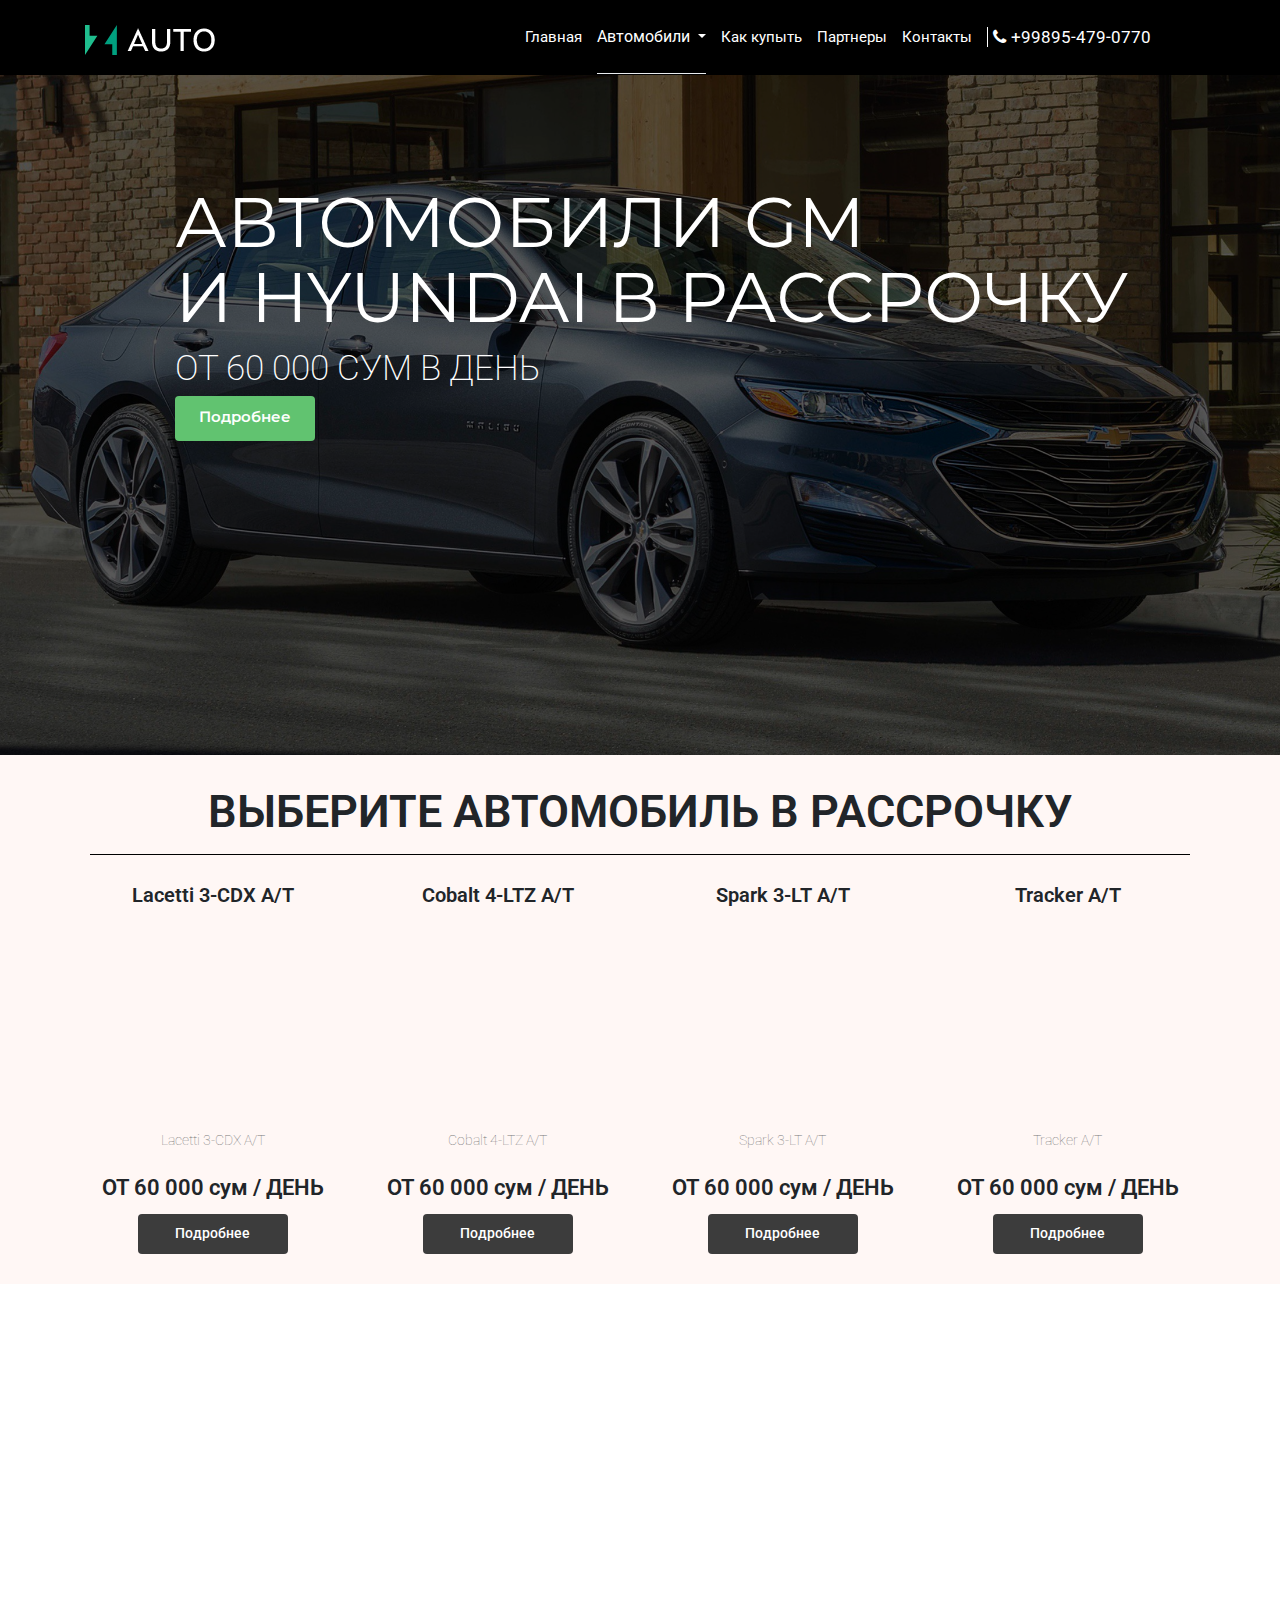
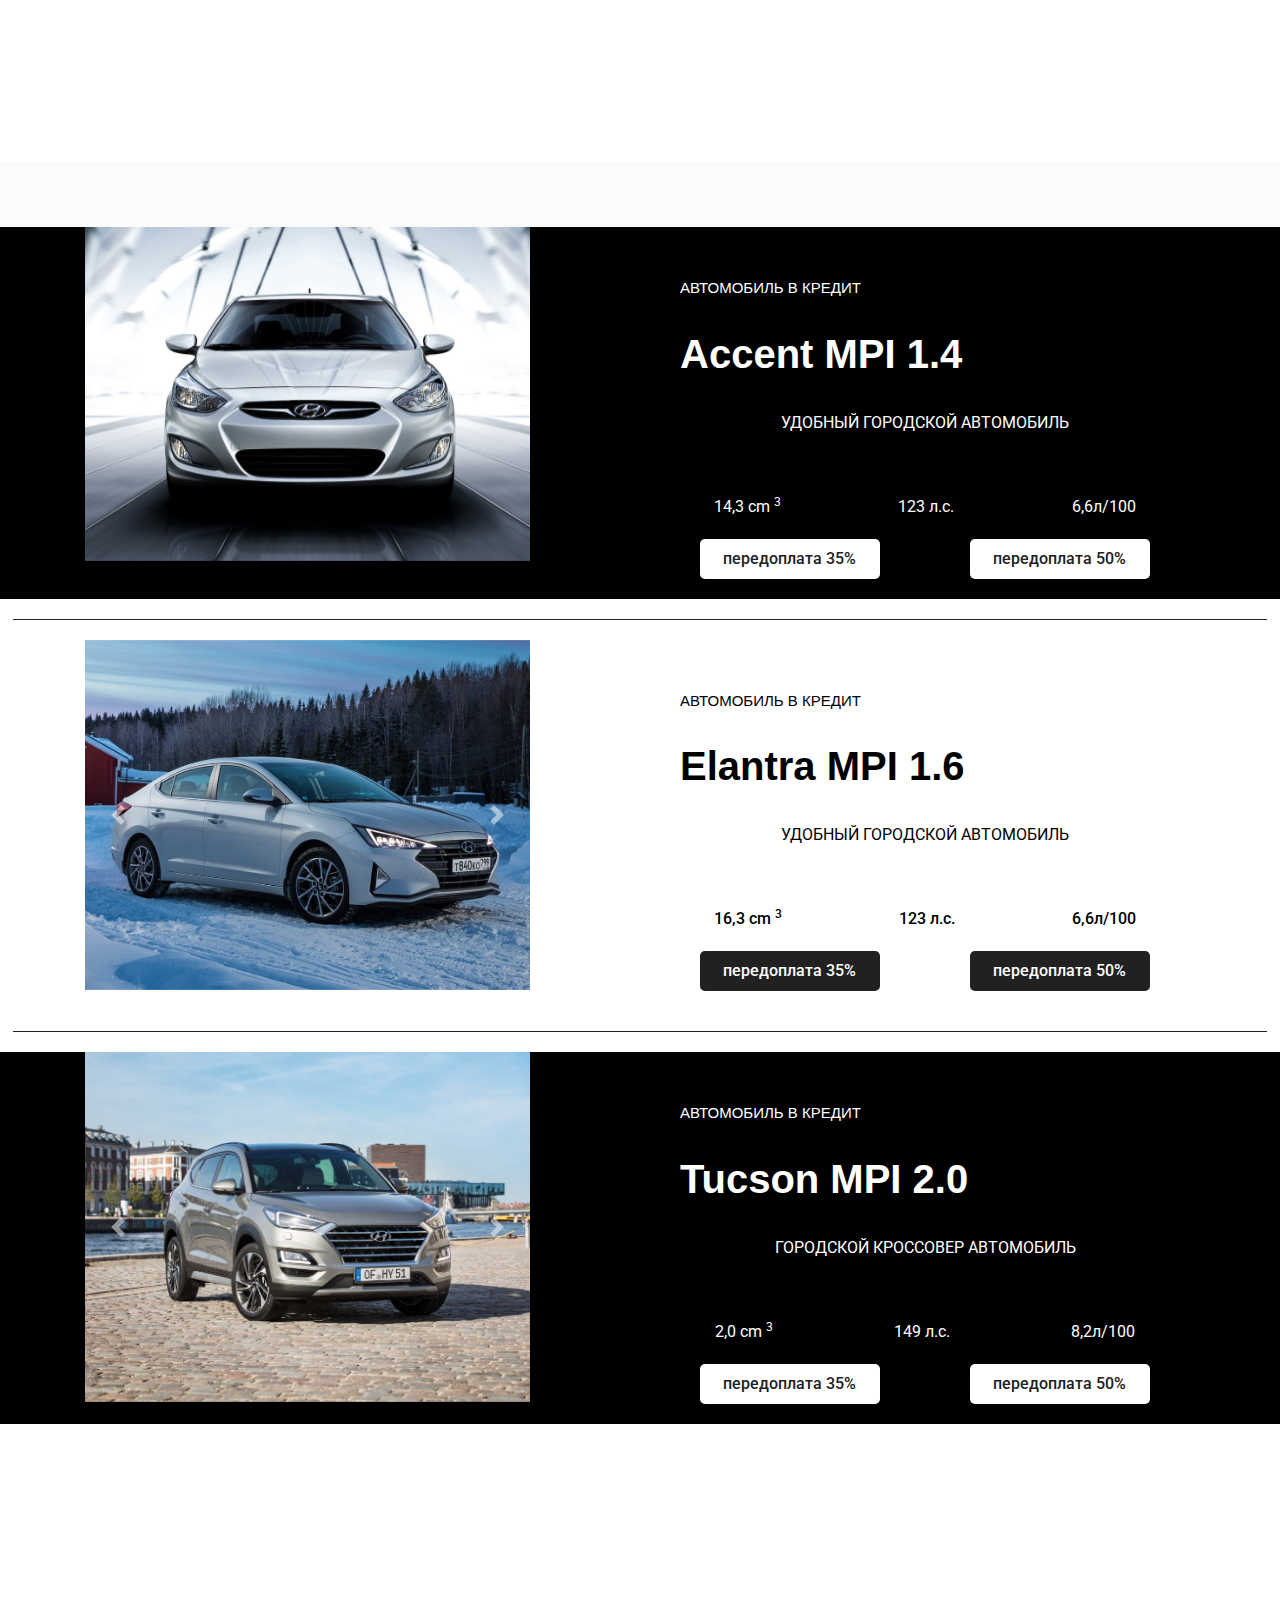
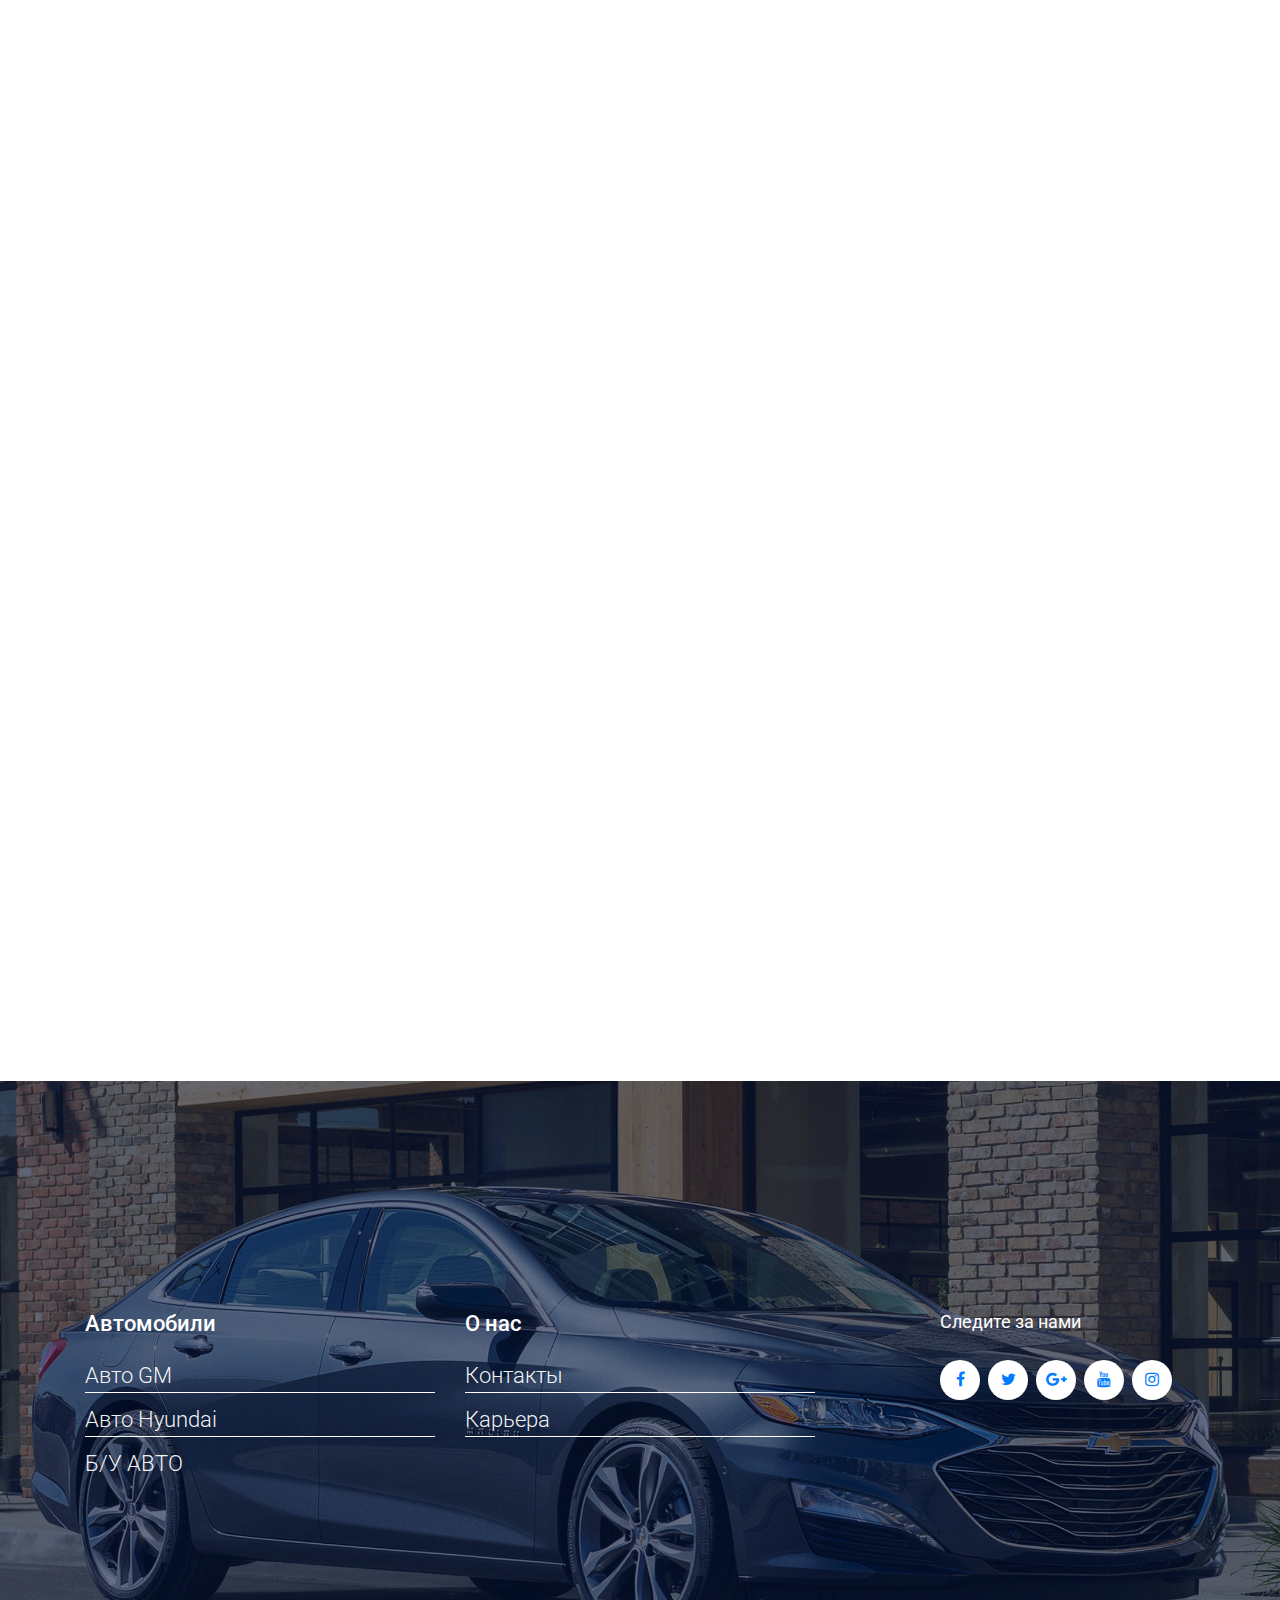
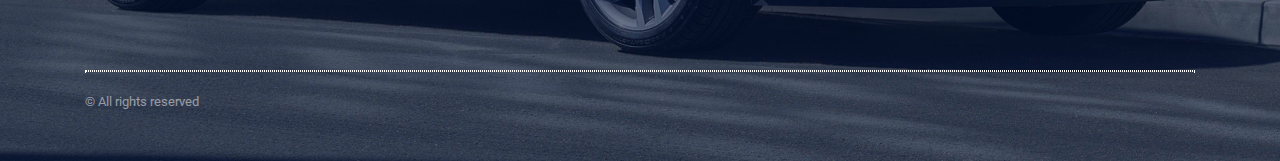
<file: index.html>
<!DOCTYPE html>
<html lang="en">
<head>
    <meta charset="UTF-8">
    <meta name="viewport" content="width=device-width, initial-scale=1.0">
    <title>Auto</title>    
    <link rel="shortcut icon" href="icons/favicon.ico" type="icons/x-icon">
    <link href="https://fonts.googleapis.com/css2?family=Montserrat:wght@300;400;600&family=Roboto:wght@300;400;500&display=swap" rel="stylesheet">
    <link rel="stylesheet" href="css/font-awesome.css">
    <link rel="stylesheet" href="css/animate.css">
    <link rel="stylesheet" href="css/bootstrap.css">
    <link rel="stylesheet" href="css/bootstrap-reboot.css">
    <link rel="stylesheet" href="css/animate.css">
    <link rel="stylesheet" href="sass/style.min.css">
    <link rel="stylesheet" href="sass/media.min.css">
</head>
<body>
    <header>
    <nav>
        <div class="container">
            <div class="logo_img"><a href="index.html"><img src="images/logo/logo@2x-1.png" alt="logo"></a></div>
                <ul class="menu">
                    <li class="menu_items"><a href="#" class="menu_link">Главная</a></li>
                    <li>
                        <div class="dropdown-toggle" type="" id="dropdownMenuButton" data-toggle="dropdown" aria-haspopup="true" aria-expanded="false">
                          Автомобили
                        </div>
                        <div class="active"></div>
                        <div class="dropdown-divider mt-4"></div>
                        <div class="dropdown-menu mt-4" aria-labelledby="dropdownMenuButton">
                          <a class="dropdown-item" href="accent.html">Новые автомобили</a>
                          <div class="dropdown-divider"></div>
                          <a class="dropdown-item" href="#">С пробегом</a>
                        </div>
                      </li>
                    <li class="menu_items"><a href="calculationru.html" class="menu_link">Как купыть</a></li>
                    <li class="menu_items"><a href="#" class="menu_link">Партнеры</a></li>
                    <li class="menu_items"><a href="#" class="menu_link">Контакты</a></li>
                    <li class="menu_items_6"><a href="#" class="menu_link_6"><i class="fa fa-phone"></i>+99895-479-0770</a></li>
                </ul>
                <div class="hamburger">
                    <span></span>
                    <span></span>
                    <span></span>
                </div>
        </div>
    </nav> 
</header>

    <section class="header">
        <div class="subheader">
            <div class="container">
                <h1 class="wow fadeInDown" data-wow-duration="1s">АВТОМОБИЛИ GM
                <br>   И HYUNDAI В РАССРОЧКУ</h1>
                <div class="subtitle wow fadeInDown" data-wow-delay="0.5s">
                    ОТ 60 000 СУМ В ДЕНЬ
                </div>
                <div class="btn wow fadeInLeft" data-wow-delay="0.6s"><a href="#">Подробнее</a></div>
            </div>
        </div>  
    </section>
    <section class="installment">
        <div class="container">
            <div class="row">
                <div class="col-md-12 col-lg-12">
                    <h2 class="wow fadeInDown" data-wow-delay="0.5s">ВЫБЕРИТЕ АВТОМОБИЛЬ В РАССРОЧКУ</h2>
                </div>
                <div class="installment_divider"></div>
                <div class="col-lg-3 col-md-6 col-sm-6">
                    <div class="installment_title">
                        Lacetti 3-CDX A/T
                    </div>
                    <div class="installment_img">
                        <img src="images/section_installment/gentra.jpg" class="wow slideInLeft" data-wow-delay="0.3s" alt="">
                    </div>
                    <div class="installment_name">
                        Lacetti 3-CDX A/T
                    </div>
                    <div class="installment_price">
                        ОТ 60 000 сум / ДЕНЬ
                    </div>
                    <div class="btn"><a href="#">Подробнее</a></div>
                </div>
                <div class="col-lg-3 col-md-6 col-sm-6">
                    <div class="installment_title">
                        Cobalt 4-LTZ A/T
                    </div>
                    <div class="installment_img">
                        <img src="images/section_installment/cobalt.jpg" class="wow slideInLeft" data-wow-delay="0.2s" alt="">
                    </div>
                    <div class="installment_name">
                        Cobalt 4-LTZ A/T
                    </div>
                    <div class="installment_price">
                        ОТ 60 000 сум / ДЕНЬ
                    </div>
                    <div class="btn"><a href="#">Подробнее</a></div>
                </div>
                <div class="col-lg-3 col-md-6 col-sm-6">
                    <div class="installment_title">
                        Spark 3-LT A/T
                    </div>
                    <div class="installment_img">
                        <img src="images/section_installment/spark.jpg" class="wow slideInRight" data-wow-delay="0.2s" alt="">
                    </div>
                    <div class="installment_name">
                        Spark 3-LT A/T
                    </div>
                    <div class="installment_price">
                        ОТ 60 000 сум / ДЕНЬ
                    </div>
                    <div class="btn"><a href="#">Подробнее</a></div>
                </div>
                <div class="col-lg-3 col-md-6 col-sm-6">
                    <div class="installment_title">
                        Tracker A/T

                    </div>
                    <div class="installment_img">
                        <img src="images/section_installment/traker.jpg" class="wow slideInRight" data-wow-delay="0.3s" alt="">
                    </div>
                    <div class="installment_name">
                        Tracker A/T

                    </div>
                    <div class="installment_price">
                        ОТ 60 000 сум / ДЕНЬ
                    </div>
                    <div class="btn"><a href="calculationru.html">Подробнее</a></div>
                </div>
            </div>
        </div>
    </section>
    <section class="logo">
        <div class="container">
            <div class="row">
                <div class="col-md-12">
                    <h2 class="wow fadeInDown" data-wow-delay="0.5s">ВЫБЕРИ СЕБЕ АВТО</h2>
                </div>
                <div class="col-xl-6 col-lg-6 offset-lg-1 col-md-6 col-sm-5 col-5">
                    <img src="images/logo/gmlogo.png" class="wow zoomIn" data-wow-delay="0.2s" alt="logo">
                </div>
                <div class="col-xl-5 col-lg-5 col-md-5 col-sm-5 col-6" >
                    <img src="images/logo/hyundailogo.png" class="wow zoomIn" data-wow-delay="0.2s" alt="logo">
                </div>
               
            </div>
        </div>
    </section>
    <section class="choose">
        <div class="container">
            <div class="row">
                
                    <h2 class="wow fadeInDown" data-wow-delay="0.5s">ВЫБРАТЬ АВТО</h2>  
            </div>
        </div>
    </section>
    <section class="accent">
        <div class="container">
            <div class="row">
                <div class="col-md-5 col-sm-5">
                        <div id="carouselExampleControls" class="carousel slide" data-ride="carousel">
                            <div class="carousel-inner">
                              <div class="carousel-item active">
                                <img class="d-block w-100" id="accen1" src="images/section_accent/1-2.jpg" alt="First slide">
                              </div>
                              <div class="carousel-item">
                                <img class="d-block w-100" src="images/section_accent/3-2.jpg" alt="Second slide">
                              </div>
                              <div class="carousel-item">
                                <img class="d-block w-100" src="images/section_accent/2-2.jpg" alt="Third slide">
                              </div>
                              <div class="carousel-item">
                                <img class="d-block w-100" src="images/section_accent/4-2.jpg" alt="Third slide">
                              </div>
                              <div class="carousel-item">
                                <img class="d-block w-100" src="images/section_accent/5-2.jpg" alt="Third slide">
                              </div>
                            </div>
                            <a class="carousel-control-prev" href="#carouselExampleControls" role="button" data-slide="prev">
                              <span class="carousel-control-prev-icon
                              " aria-hidden="true"></span>
                              <span class="sr-only">Previous</span>
                            </a>
                            <a class="carousel-control-next" href="#carouselExampleControls" role="button" data-slide="next">
                              <span class="carousel-control-next-icon" aria-hidden="true"></span>
                              <span class="sr-only">Next</span>
                            </a>                           
                    </div>
                </div>
                <div class="col-md-6 offset-md-1 col-sm-6 offset-sm-1">
                    <div class="accent_title">
                        АВТОМОБИЛЬ В КРЕДИТ
                    </div>
                    <h3 >Accent MPI 1.4</h3>
                    <div class="accent_subtitle">
                        УДОБНЫЙ ГОРОДСКОЙ АВТОМОБИЛЬ
                    </div>
                    <div class="accent_instraction">
                        <a href="#">14,3 cm <sup>3</sup></a>
                        <a href="#">123 л.с.</a>
                        <a href="#">6,6л/100</a>
                    </div>
                    <div class="accent_link">
                        <a href="#" class="animate heartBeat" >передоплата 35%</a>
                        <a href="#" class="animate heartBeat">передоплата 50%</a>
                    </div>
                </div>
            </div>
        </div>
    </section>
    
    <div class="section-diveder"></div>
    
    <section class="elantra">
        <div class="container">
            <div class="row">
                <div class="col-md-5 col-sm-5">
                        <div id="carouselExampleControls1" class="carousel slide" data-ride="carousel">
                            <div class="carousel-inner">
                              <div class="carousel-item active">
                                <img class="d-block w-100" src="images/section_eleantra/1.jpg" alt="First slide">
                              </div>
                              <div class="carousel-item">
                                <img class="d-block w-100" src="images/section_eleantra/2.jpg" alt="Second slide">
                              </div>
                              <div class="carousel-item">
                                <img class="d-block w-100" src="images/section_eleantra/3.jpg" alt="Third slide">
                              </div>
                              <div class="carousel-item">
                                <img class="d-block w-100" src="images/section_eleantra/4.jpg" alt="Third slide">
                              </div>
                              <div class="carousel-item">
                                <img class="d-block w-100" src="images/section_eleantra/5.jpg" alt="Third slide">
                              </div>
                            </div>
                            <a class="carousel-control-prev" href="#carouselExampleControls1" role="button" data-slide="prev">
                              <span class="carousel-control-prev-icon
                              " aria-hidden="true"></span>
                              <span class="sr-only">Previous</span>
                            </a>
                            <a class="carousel-control-next" href="#carouselExampleControls1" role="button" data-slide="next">
                              <span class="carousel-control-next-icon" aria-hidden="true"></span>
                              <span class="sr-only">Next</span>
                            </a>                           
                    </div>
                </div>
                <div class="col-md-6 offset-md-1 col-sm-6 offset-sm-1">
                    <div class="elantra_title">
                        АВТОМОБИЛЬ В КРЕДИТ
                    </div>
                    <h3>Elantra MPI 1.6</h3>
                    <div class="elantra_subtitle">
                        УДОБНЫЙ ГОРОДСКОЙ АВТОМОБИЛЬ
                    </div>
                    <div class="elantra_instraction">
                        <a href="#">16,3 cm <sup>3</sup></a>
                        <a href="#">123 л.с.</a>
                        <a href="#">6,6л/100</a>
                    </div>
                    <div class="elantra_link">
                        <a href="#">передоплата 35%</a>
                        <a href="#">передоплата 50%</a>
                    </div>
                </div>
            </div>
        </div>
   </section>
    
    <div class="section-diveder"></div>
    
   <section class="accent tucson">
        <div class="container">
            <div class="row">
                <div class="col-md-5 col-sm-5">
                        <div id="carouselExampleControls2" class="carousel slide" data-ride="carousel">
                            <div class="carousel-inner">
                              <div class="carousel-item active">
                                <img class="d-block w-100" src="images/section_tucson/1-4.jpg" alt="First slide">
                              </div>
                              <div class="carousel-item">
                                <img class="d-block w-100" src="images/section_tucson/2-4.jpg" alt="Second slide">
                              </div>
                              <div class="carousel-item">
                                <img class="d-block w-100" src="images/section_tucson/3-4.jpg" alt="Third slide">
                              </div>
                              <div class="carousel-item">
                                <img class="d-block w-100" src="images/section_tucson/4-4.jpg" alt="Third slide">
                              </div>
                              <div class="carousel-item">
                                <img class="d-block w-100" src="images/section_tucson/5-4.jpg" alt="Third slide">
                              </div>
                            </div>
                            <a class="carousel-control-prev" href="#carouselExampleControls2" role="button" data-slide="prev">
                              <span class="carousel-control-prev-icon
                              " aria-hidden="true"></span>
                              <span class="sr-only">Previous</span>
                            </a>
                            <a class="carousel-control-next" href="#carouselExampleControls2" role="button" data-slide="next">
                              <span class="carousel-control-next-icon" aria-hidden="true"></span>
                              <span class="sr-only">Next</span>
                            </a>                           
                    </div>
                </div>
                <div class="col-md-6 offset-md-1 col-sm-6 offset-sm-1">
                    <div class="accent_title">
                        АВТОМОБИЛЬ В КРЕДИТ
                    </div>
                    <h3>Tucson MPI 2.0</h3>
                    <div class="accent_subtitle">
                        ГОРОДСКОЙ КРОССОВЕР АВТОМОБИЛЬ
                    </div>
                    <div class="accent_instraction">
                        <a href="#">2,0 cm <sup>3</sup></a>
                        <a href="#">149 л.с.</a>
                        <a href="#">8,2л/100</a>
                    </div>
                    <div class="accent_link">
                        <a href="#">передоплата 35%</a>
                        <a href="#">передоплата 50%</a>
                    </div>
                </div>
            </div>
        </div>
    </section>
    <section class="how">
        <div class="container">
            <div class="row">
                <div class="col-md-12">
                    <h3 class="wow fadeInDown" data-wow-delay="0.5s">Как купить в рассрочку ?</h3>
                </div>
                <div class="col-xl-6 mb-2 col-lg-6 col-md-6 col-sm-12 wow fadeInUp" data-wow-delay="0.2s">
                    <div class="block">
                        <div class="card">
                            <div class="card_img">
                                <img src="icons/domain-registration.png" alt="domain-registration">
                            </div>
                            <div class="card_title">
                                Выберите авто
                            </div>
                            <div class="card_subtitle">
                                Выберите подходящий для Вас автомобиль. Подберите для себя цвет, характеристики, дополнительные опции автомобиля и оставьте заявку.
                            </div>
                            <div class="card_btn">
                                <a href="">Выберать авто</a>  
                            </div>
                        </div>
                    </div>
                </div>
                <div class="col-xl-6 col-lg-6 col-md-6 col-sm-12 wow fadeInUp" data-wow-delay="0.4s">
                    <div class="block">
                        <div class="card">
                            <div class="card_img">
                                <img src="icons/viral-marketing.png" alt="domain-registration">
                            </div>
                            <div class="card_title">
                                Обработка заявки
                            </div>
                            <div class="card_subtitle">
                                С Вами свяжеться наш сотрудник для уточнения данных по Вашей заявке.
                            </div>
                            <div class="card_btn mt-5">
                                <a href="">Оставить заявку</a>  
                            </div>
                        </div>
                    </div>
                </div>
                <div class="col-xl-6 mt-2 col-lg-6 col-md-6 col-sm-12 wow fadeInUp" data-wow-delay="0.6s">
                    <div class="block">
                        <div class="card">
                            <div class="card_img">
                                <img src="icons/certificate.png" alt="domain-registration">
                            </div>
                            <div class="card_title">
                                Оформите договор
                            </div>
                            <div class="card_subtitle">
                                Оформите договор и внести первоначальный взнос за автомобиль. После всей процедуры Вы в скором времени получите свой автомобиль.
                            </div>
                            <div class="card_btn">
                                <a href="">Оставить заявку</a>  
                            </div>
                        </div>
                    </div>
                </div>
                <div class="col-xl-6 mt-2 col-lg-6 col-md-6 col-sm-12 wow fadeInUp" data-wow-delay="0.8s">
                    <div class="block">
                        <div class="card">
                            <div class="card_img">
                                <img src="icons/domain-registration.png" alt="domain-registration">
                            </div>
                            <div class="card_title">
                                Получите авто
                            </div>
                            <div class="card_subtitle">
                                Наслаждайтесь покупкой и гарантийным обслуживанием. Платите маленькими платежами и получайте бонусы ZMARKET
                            </div>
                            <div class="card_btn">
                                <a href="">Получить авто</a>  
                            </div>
                        </div>
                    </div>
                </div>
            </div>
        </div>
    </section>
    <footer class="first_page">
    <div class="subheader"></div>
       <div class="container">
           <div class="row">
                <div class="col-md-4 col-sm-4 col-4">
                    <div class="car_block">
                        <h4 class="car_title">Автомобили</h4>
                        <div class="car_subtitle">Авто GM</div>
                        <div class="car_descr">Авто Hyundai</div>
                        <div class="car_used">Б/У АВТО</div>
                    </div>  
                </div>
                <div class="col-md-4 col-sm-4 col-4">
                    <div class="car_block">
                        <h4 class="car_title">О нас</h4>
                        <div class="car_subtitle">Контакты</div>
                        <div class="car_descr">Карьера</div>
                    </div>  
                </div>
                <div class="col-md-3 offset-md-1 col-sm-4 col-4">
                    <div class="car_block">
                        <h4 class="car_media">Следите за нами</h4>
                        <div class="car_follow">
                            <div class="car_social"> <a href="#"><i class="fa fa-facebook"></i></a></div>
                            <div class="car_social"> <a href="#"><i class="fa fa-twitter"></i></a></div>
                            <div class="car_social"> <a href="#"><i class="fa fa-google-plus"></i></a></div>
                            <div class="car_social"> <a href="#"><i class="fa fa-youtube"></i></a></div>
                            <div class="car_social"> <a href="#"><i class="fa fa-instagram"></i></a></div>
                        </div>
                    </div>  
                </div>
                <div class="col-md-12">
                    <div class="border"></div>
                    <div class="resrved">© All rights reserved</div>
                </div>
            </div>
       </div>
    </footer>
   
    
    
    
    
    
    
    
    
    
    
    
    
    
    <script src="js/script.js"></script>
    <script src="js/jquery-3.4.1.min.js"></script>
    <script src="js/popper.min.js"></script>
    <script src="js/bootstrap.js"></script>
    <script src="js/wow.min.js"></script>
    <script>
        new WOW().init();
    </script>
</body>
</html>
</file>
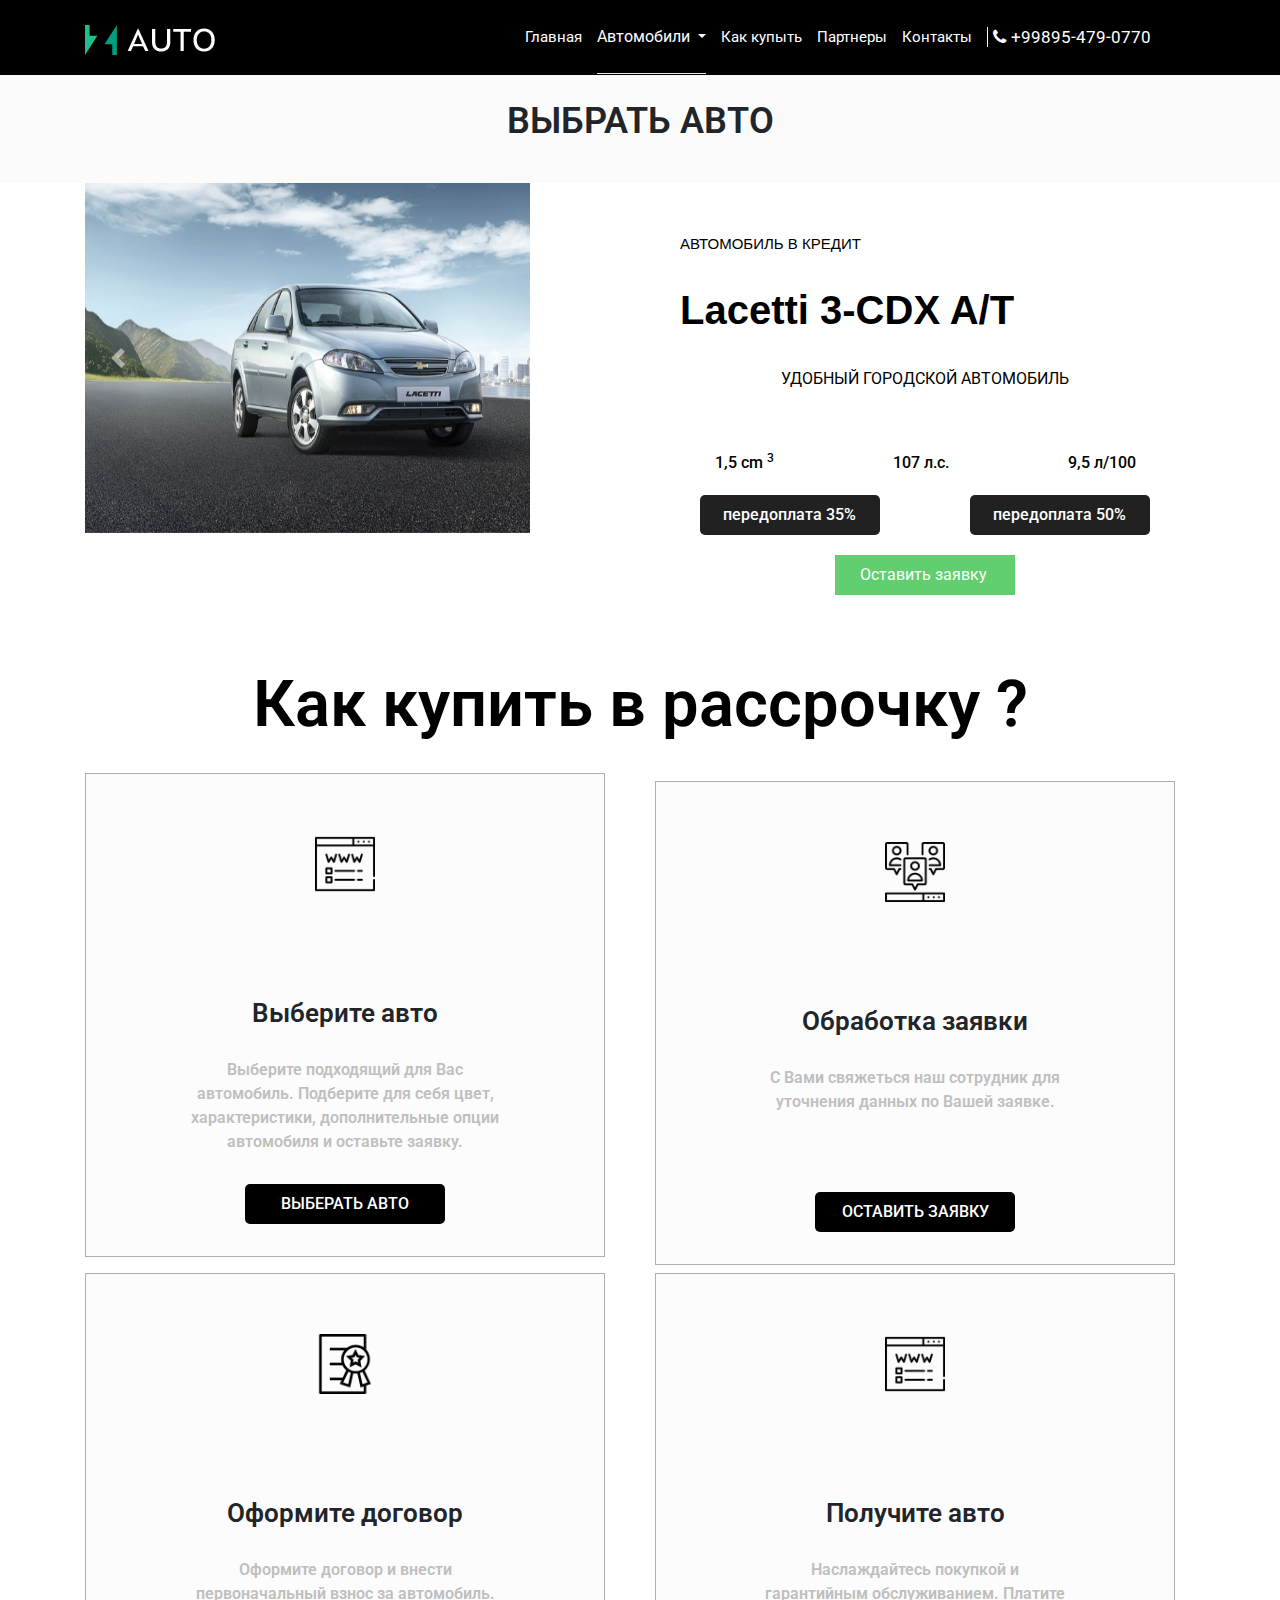
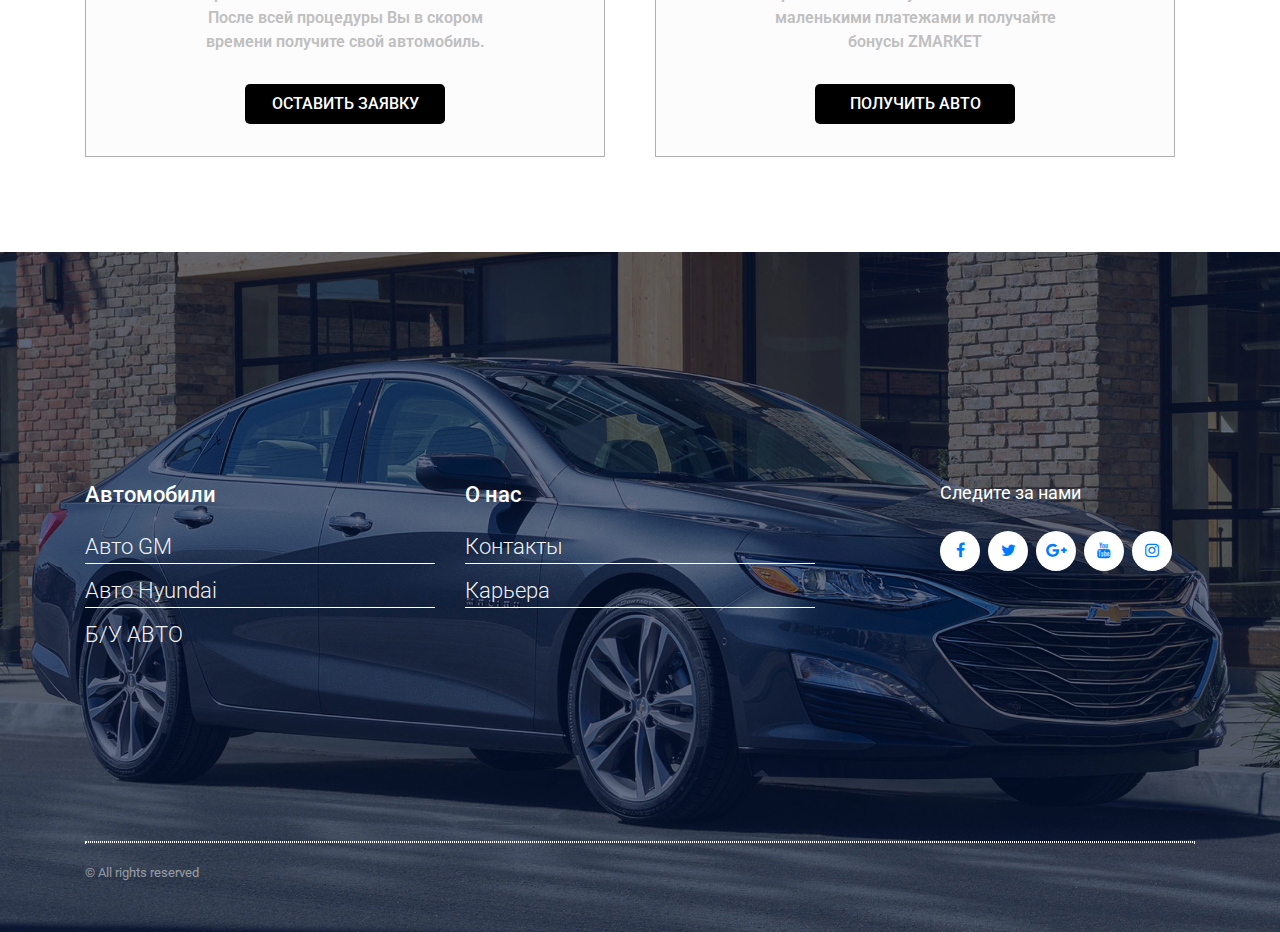
<file: accent.html>
<!DOCTYPE html>
<html lang="en">
<head>
    <meta charset="UTF-8">
    <meta name="viewport" content="width=device-width, initial-scale=1.0">
    <title>Gentra</title>
    <link rel="shortcut icon" href="icons/favicon.ico" type="icons/x-icon">
    <link href="https://fonts.googleapis.com/css2?family=Montserrat:wght@300;400;600&family=Roboto:wght@300;400;500&display=swap" rel="stylesheet">
    <link rel="stylesheet" href="css/font-awesome.css">
    <link rel="stylesheet" href="css/bootstrap.css">
    <link rel="stylesheet" href="css/bootstrap-reboot.css">
    <link rel="stylesheet" href="sass/style.min.css">
    <link rel="stylesheet" href="sass/media.min.css">
</head>
<body>
    <header>
        <nav>
            <div class="container">
                <div class="logo_img"><a href="index.html"><img src="images/logo/logo@2x-1.png" alt="logo"></a></div>
                    <ul class="menu">
                        <li class="menu_items"><a href="#" class="menu_link">Главная</a></li>
                        <li>
                            <div class="dropdown-toggle" type="" id="dropdownMenuButton" data-toggle="dropdown" aria-haspopup="true" aria-expanded="false">
                              Автомобили
                            </div>
                            <div class="active"></div>
                            <div class="dropdown-divider mt-4"></div>
                            <div class="dropdown-menu mt-4" aria-labelledby="dropdownMenuButton">
                              <a class="dropdown-item" href="accent.html">Новые автомобили</a>
                              <div class="dropdown-divider"></div>
                              <a class="dropdown-item" href="#">С пробегом</a>
                            </div>
                          </li>
                        <li class="menu_items"><a href="calculationru.html" class="menu_link">Как купыть</a></li>
                        <li class="menu_items"><a href="#" class="menu_link">Партнеры</a></li>
                        <li class="menu_items"><a href="#" class="menu_link">Контакты</a></li>
                        <li class="menu_items_6"><a href="#" class="menu_link_6"><i class="fa fa-phone"></i>+99895-479-0770</a></li>
                    </ul>
                    <div class="hamburger">
                        <span></span>
                        <span></span>
                        <span></span>
                    </div>
            </div>
        </nav>
    </header>
    <section class="divider">
        <div class="container">
            <div class="row">
                    <h5 class="third_page">ВЫБРАТЬ АВТО</h5>  
            </div>
        </div>
    </section>
    <section class="elantra">
        <div class="container">
            <div class="row">
                <div class="col-md-5">
                        <div id="carouselExampleControls1" class="carousel slide" data-ride="carousel">
                            <div class="carousel-inner">
                              <div class="carousel-item active">
                                <img class="d-block w-100" src="images/Lacceti/1.jpg" alt="First slide">
                              </div>
                              <div class="carousel-item">
                                <img class="d-block w-100" src="images/Lacceti/2.jpg" alt="Second slide">
                              </div>
                              <div class="carousel-item">
                                <img class="d-block w-100" src="images/Lacceti/3.jpg" alt="Third slide">
                              </div>
                              <div class="carousel-item">
                                <img class="d-block w-100" src="images/Lacceti/4.jpg" alt="Third slide">
                              </div>
                              <div class="carousel-item">
                                <img class="d-block w-100" src="images/Lacceti/5.jpg" alt="Third slide">
                              </div>
                            </div>
                            <a class="carousel-control-prev" href="#carouselExampleControls1" role="button" data-slide="prev">
                              <span class="carousel-control-prev-icon
                              " aria-hidden="true"></span>
                              <span class="sr-only">Previous</span>
                            </a>
                            <a class="carousel-control-next" href="#carouselExampleControls1" role="button" data-slide="next">
                              <span class="carousel-control-next-icon" aria-hidden="true"></span>
                              <span class="sr-only">Next</span>
                            </a>                           
                    </div>
                </div>
                <div class="col-md-6 offset-md-1">
                    <div class="elantra_title">
                        АВТОМОБИЛЬ В КРЕДИТ
                    </div>
                    <h3>Lacetti 3-CDX A/T</h3>
                    <div class="elantra_subtitle">
                        УДОБНЫЙ ГОРОДСКОЙ АВТОМОБИЛЬ
                    </div>
                    <div class="elantra_instraction">
                        <a href="#">1,5 cm <sup>3</sup></a>
                        <a href="#">107  л.с.</a>
                        <a href="#">9,5 л/100</a>
                    </div>
                    <div class="elantra_link">
                        <a href="#">передоплата 35%</a>
                        <a href="#">передоплата 50%</a>
                    </div>
                    <div class="new_link">
                        <a href="calculationru.html">Оставить заявку</a>
                    </div>
                </div>
            </div>
        </div>
   </section>
   
    <section class="how">
        <div class="container">
            <div class="row">
                <div class="col-md-12 col-sm-12">
                    <h3>Как купить в рассрочку ?</h3>
                </div>
                <div class="col-xl-6 col-sm-12">
                    <div class="block">
                        <div class="card">
                            <div class="card_img">
                                <img src="icons/domain-registration.png" alt="domain-registration">
                            </div>
                            <div class="card_title">
                                Выберите авто
                            </div>
                            <div class="card_subtitle">
                                Выберите подходящий для Вас автомобиль. Подберите для себя цвет, характеристики, дополнительные опции автомобиля и оставьте заявку.
                            </div>
                            <div class="card_btn">
                                <a href="">Выберать авто</a>  
                            </div>
                        </div>
                    </div>
                </div>
                <div class="col-xl-6 col-sm-12 mt-2">
                    <div class="block">
                        <div class="card">
                            <div class="card_img">
                                <img src="icons/viral-marketing.png" alt="domain-registration">
                            </div>
                            <div class="card_title">
                                Обработка заявки
                            </div>
                            <div class="card_subtitle">
                                С Вами свяжеться наш сотрудник для уточнения данных по Вашей заявке.
                            </div>
                            <div class="card_btn mt-5">
                                <a href="calculation.html">Оставить заявку</a>  
                            </div>
                        </div>
                    </div>
                </div>
                <div class="col-xl-6 mt-2">
                    <div class="block">
                        <div class="card">
                            <div class="card_img">
                                <img src="icons/certificate.png" alt="domain-registration">
                            </div>
                            <div class="card_title">
                                Оформите договор
                            </div>
                            <div class="card_subtitle">
                                Оформите договор и внести первоначальный взнос за автомобиль. После всей процедуры Вы в скором времени получите свой автомобиль.
                            </div>
                            <div class="card_btn">
                                <a href="calculationru.html">Оставить заявку</a>  
                            </div>
                        </div>
                    </div>
                </div>
                <div class="col-xl-6 mt-2">
                    <div class="block">
                        <div class="card">
                            <div class="card_img">
                                <img src="icons/domain-registration.png" alt="domain-registration">
                            </div>
                            <div class="card_title">
                                Получите авто
                            </div>
                            <div class="card_subtitle">
                                Наслаждайтесь покупкой и гарантийным обслуживанием. Платите маленькими платежами и получайте бонусы ZMARKET
                            </div>
                            <div class="card_btn">
                                <a href="">Получить авто</a>  
                            </div>
                        </div>
                    </div>
                </div>
            </div>
        </div>
    </section>
    <footer class="first_page">
        <div class="subheader"></div>
           <div class="container">
               <div class="row">
                    <div class="col-md-4 col-sm-4">
                        <div class="car_block">
                            <h4 class="car_title">Автомобили</h4>
                            <div class="car_subtitle">Авто GM</div>
                            <div class="car_descr">Авто Hyundai</div>
                            <div class="car_used">Б/У АВТО</div>
                        </div>  
                    </div>
                    <div class="col-md-4 col-sm-4">
                        <div class="car_block">
                            <h4 class="car_title">О нас</h4>
                            <div class="car_subtitle">Контакты</div>
                            <div class="car_descr">Карьера</div>
                        </div>  
                    </div>
                    <div class="col-md-3 offset-md-1 col-sm-4">
                        <div class="car_block">
                            <h4 class="car_media">Следите за нами</h4>
                            <div class="car_follow">
                                <div class="car_social"> <a href="#"><i class="fa fa-facebook"></i></a></div>
                                <div class="car_social"> <a href="#"><i class="fa fa-twitter"></i></a></div>
                                <div class="car_social"> <a href="#"><i class="fa fa-google-plus"></i></a></div>
                                <div class="car_social"> <a href="#"><i class="fa fa-youtube"></i></a></div>
                                <div class="car_social"> <a href="#"><i class="fa fa-instagram"></i></a></div>
                            </div>
                        </div>  
                    </div>
                    <div class="col-md-12">
                        <div class="border"></div>
                        <div class="resrved">© All rights reserved</div>
                    </div>
                </div>
           </div>
        </footer>
    
    
    
    
    
    
    
    
    
    <script src="js/script.js"></script>
    <script src="js/jquery-3.4.1.min.js"></script>
    <script src="js/popper.min.js"></script>
    <script src="js/bootstrap.js"></script>
</body>
</html>
</file>
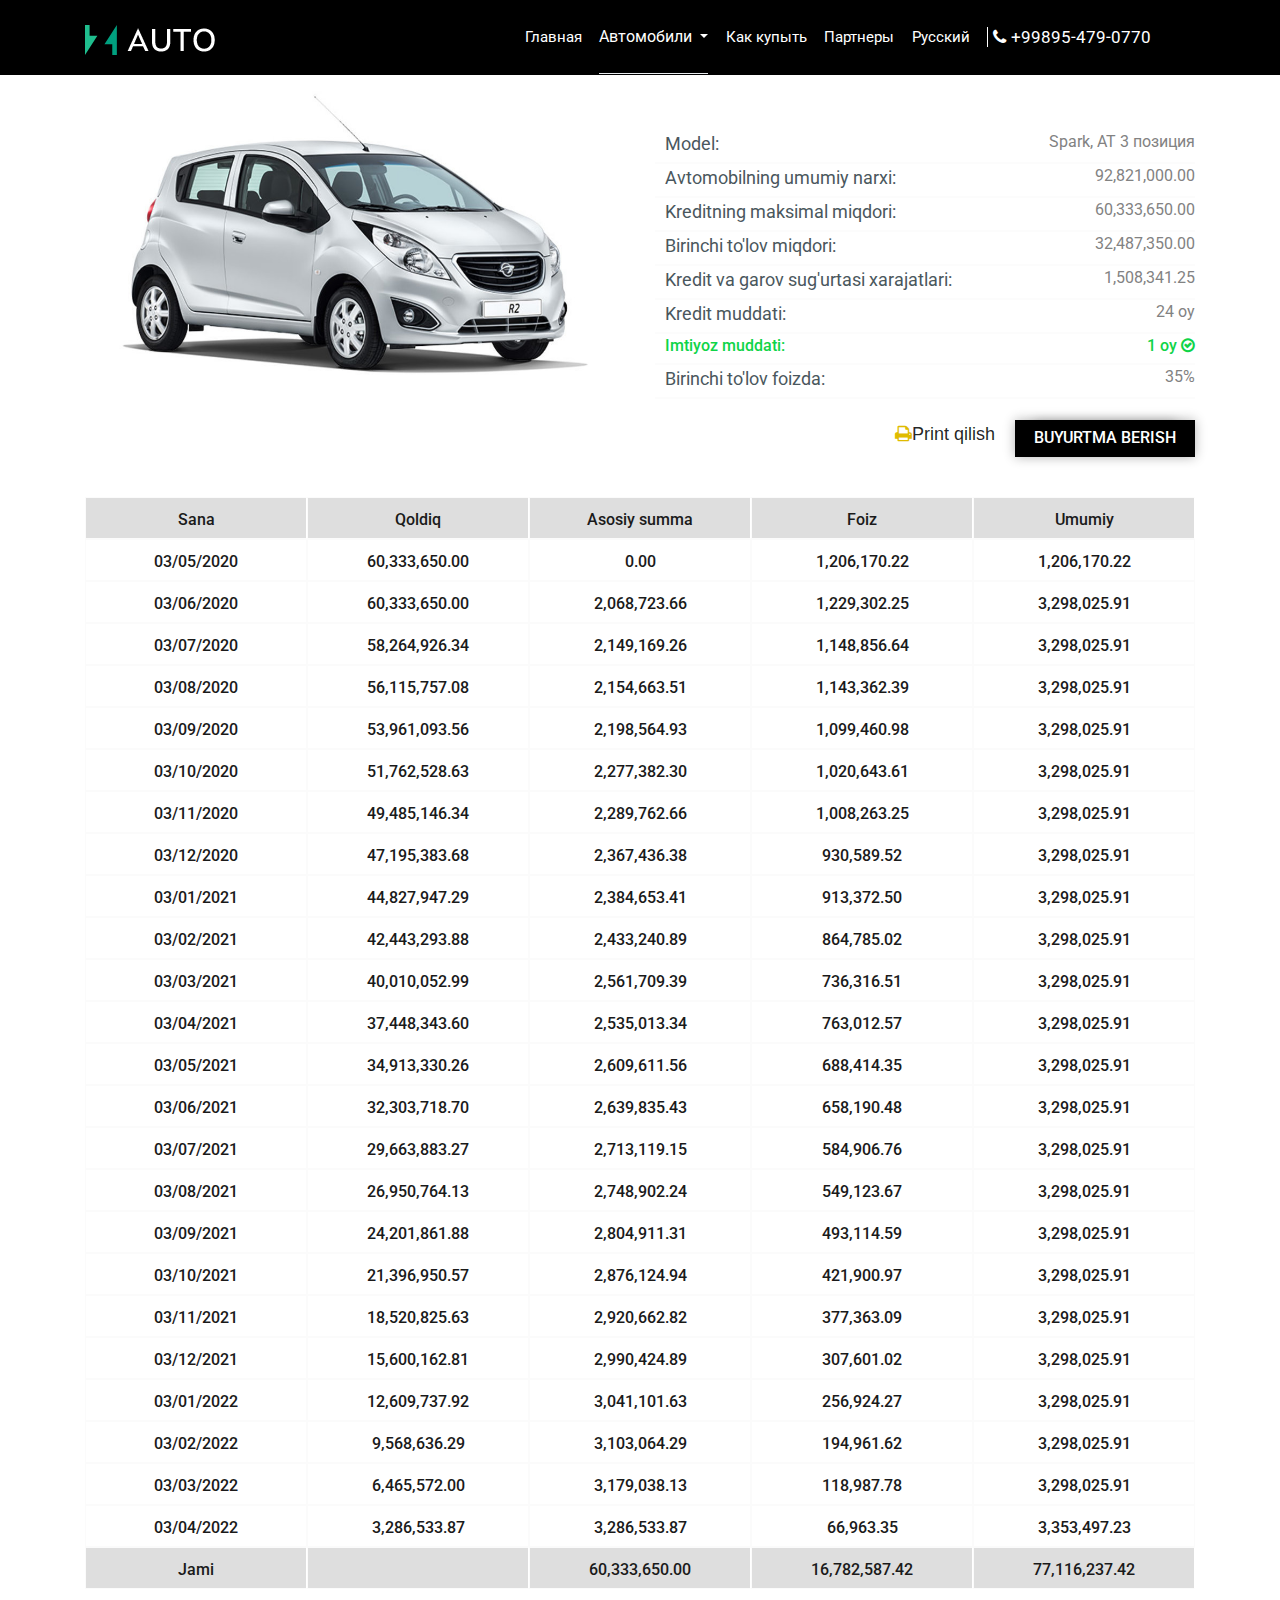
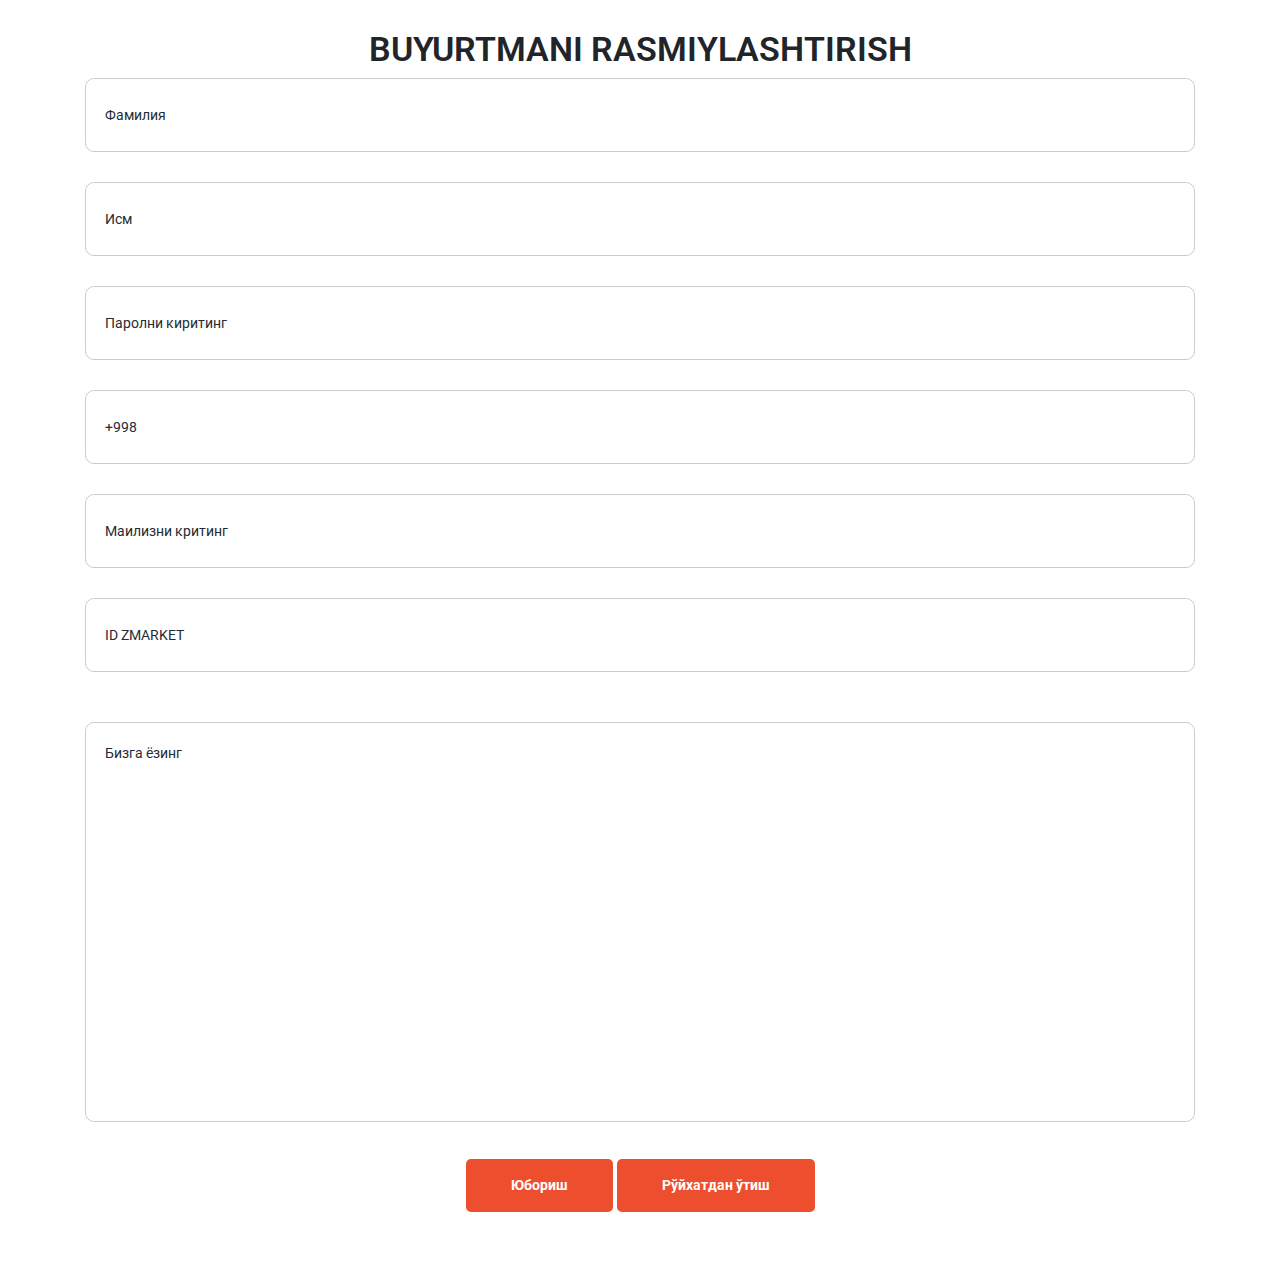
<file: calculation.html>
<!DOCTYPE html>
<html lang="uz">
<head>
    <meta charset="UTF-8">
    <meta name="viewport" content="width=device-width, initial-scale=1.0">
    <title>Calculation</title>
    <link rel="shortcut icon" href="icons/favicon.ico" type="icons/x-icon">
    <link href="https://fonts.googleapis.com/css2?family=Montserrat:wght@300;400;600&family=Roboto:wght@300;400;500&display=swap" rel="stylesheet">
    <link rel="stylesheet" href="css/font-awesome.css">
    <link rel="stylesheet" href="css/bootstrap.css">
    <link rel="stylesheet" href="css/bootstrap-reboot.css">
    <link rel="stylesheet" href="sass/style.min.css">
    <link rel="stylesheet" href="sass/media.min.css">
</head>
<body>
    <header>
        <nav>
            <div class="container">
                <div class="logo_img" ><a href="index.html" ><img src="images/logo/logo@2x-1.png" alt="logo" ></a></div>
                    <ul class="menu">
                        <li class="menu_items"><a href="index.html" class="menu_link">Главная</a></li>
                        <li>
                            <div class="dropdown-toggle" type="" id="dropdownMenuButton" data-toggle="dropdown" aria-haspopup="true" aria-expanded="false">
                              Автомобили
                            </div>
                            <div class="active"></div>
                            <div class="dropdown-divider mt-4"></div>
                            <div class="dropdown-menu mt-4" aria-labelledby="dropdownMenuButton">
                              <a class="dropdown-item" href="accent.html">Новые автомобили</a>
                              <div class="dropdown-divider"></div>
                              <a class="dropdown-item" href="#">С пробегом</a>
                            </div>
                          </li>
                        <li class="menu_items"><a href="calculationru.html" class="menu_link">Как купыть</a></li>
                        <li class="menu_items"><a href="#" class="menu_link">Партнеры</a></li>
                        <li class="menu_items"><a href="calculationru.html" class="menu_link">Русский</a></li>
                        <li class="menu_items_6"><a href="#" class="menu_link_6"><i class="fa fa-phone"></i>+99895-479-0770</a></li>
                    </ul>
                    <div class="hamburger">
                        <span></span>
                        <span></span>
                        <span></span>
                    </div>
            </div>
        </nav>
    </header>
    <section class="price">
        <div class="container">
            <div class="row">
                <div class="col-md-6 col-sm-4">
                    <div class="price_img">
                    <img src="images/calculation/spark.jpg" alt="">
                    </div>
                </div>
                <div class="col-md-6 col-sm-7 ">
                    <div class="block">
                        <div class="group">
                            <div class="right"> Model:</div>
                            <div class="left">Spark, AT 3 позиция</div>
                        </div>
                    <div class="group">
                        <div class="right">Avtomobilning umumiy narxi:</div>
                        <div class="left">92,821,000.00</div>
                    </div>
                    <div class="group">
                        <div class="right">Kreditning maksimal miqdori:</div>
                        <div class="left">60,333,650.00</div>
                    </div>
                    <div class="group">
                        <div class="right">Birinchi to'lov miqdori:
                        </div>
                        <div class="left">32,487,350.00</div>
                    </div>
                    <div class="group">
                        <div class="right">Kredit va garov sug'urtasi xarajatlari:</div>
                        <div class="left">1,508,341.25</div>
                    </div>
                    <div class="group">
                        <div class="right">Kredit muddati:</div>
                        <div class="left">24 oy</div>
                    </div>
                    <div class="group-green">
                        <div class="right">Imtiyoz muddati:</div>
                        <div class="left">1 oy  <i class="fa fa-check-circle-o"></i></div>
                    </div>
                    <div class="group">
                        <div class="right">Birinchi to'lov foizda:</div>
                        <div class="left">35% </div>
                    </div>
                 </div>
                </div>
                <div class="col-md-12 col-lg-12 col-md-12 col-sm-11">
                    <div class="last">
                        <div class="print"><a href="css/auto_calculation.pdf" download="calculation"><i class="fa fa-print"></i>Print qilish</a></div>
                        <div class="order"><a href="#issue" class="order">BUYURTMA BERISH</a></div>
                    </div>
                </div>
            </div>
        </div>
    </section>
    <section class="instraction">
        <div class="container">
            <div class="row">
                <div class="col-md-12 col-sm-12">
                    <div class="sales_list">
                        <div class="title">
                            <div class="subtitle">
                                Sana
                            </div>
                            <div class="subtitle">
                                Qoldiq
                            </div>
                            <div class="subtitle">
                                Asosiy summa
                            </div>
                            <div class="subtitle">
                                Foiz
                            </div>
                            <div class="subtitle">
                                Umumiy
                            </div>
                        </div>
                        <div class="second_title">
                            <div class="subtitle">
                                03/05/2020
                            </div>
                            <div class="subtitle">
                                60,333,650.00
                            </div>
                            <div class="subtitle">
                                0.00
                            </div>
                            <div class="subtitle">
                                1,206,170.22
                            </div>
                            <div class="subtitle">
                                1,206,170.22
                            </div>
                        </div>
                        <div class="second_title">
                            <div class="subtitle">
                                03/06/2020
                            </div>
                            <div class="subtitle">
                                60,333,650.00
                            </div>
                            <div class="subtitle">
                                2,068,723.66
                            </div>
                            <div class="subtitle">
                                1,229,302.25
                            </div>
                            <div class="subtitle">
                                3,298,025.91
                            </div>
                        </div>
                        <div class="second_title">
                            <div class="subtitle">
                                03/07/2020
                            </div>
                            <div class="subtitle">
                                58,264,926.34
                            </div>
                            <div class="subtitle">
                                2,149,169.26	
                            </div>
                            <div class="subtitle">
                                1,148,856.64
                            </div>
                            <div class="subtitle">
                                3,298,025.91
                            </div>
                        </div>
                        <div class="second_title">
                            <div class="subtitle">
                                03/08/2020
                            </div>
                            <div class="subtitle">
                                56,115,757.08
                            </div>
                            <div class="subtitle">
                                2,154,663.51
                            </div>
                            <div class="subtitle">
                                1,143,362.39
                            </div>
                            <div class="subtitle">
                                3,298,025.91
                            </div>
                        </div>
                        <div class="second_title">
                            <div class="subtitle">
                                03/09/2020
                            </div>
                            <div class="subtitle">
                                53,961,093.56
                            </div>
                            <div class="subtitle">
                                2,198,564.93    
                            </div>
                            <div class="subtitle">
                                1,099,460.98
                            </div>
                            <div class="subtitle">
                                3,298,025.91
                            </div>
                        </div>
                        <div class="second_title">
                            <div class="subtitle">
                                03/10/2020
                            </div>
                            <div class="subtitle">
                                51,762,528.63
                            </div>
                            <div class="subtitle">
                                2,277,382.30
                            </div>
                            <div class="subtitle">
                                1,020,643.61
                            </div>
                            <div class="subtitle">
                                3,298,025.91
                            </div>
                        </div>
                        <div class="second_title">
                            <div class="subtitle">
                                03/11/2020
                            </div>
                            <div class="subtitle">
                                49,485,146.34
                            </div>
                            <div class="subtitle">
                                2,289,762.66
                            </div>
                            <div class="subtitle">
                                1,008,263.25
                            </div>
                            <div class="subtitle">
                                3,298,025.91
                            </div>
                        </div>
                        <div class="second_title">
                            <div class="subtitle">
                                03/12/2020
                            </div>
                            <div class="subtitle">
                                47,195,383.68   
                            </div>
                            <div class="subtitle">
                                2,367,436.38	
                            </div>
                            <div class="subtitle">
                                930,589.52
                            </div>
                            <div class="subtitle">
                                3,298,025.91
                            </div>
                        </div>
                        <div class="second_title">
                            <div class="subtitle">
                                03/01/2021
                            </div>
                            <div class="subtitle">
                                44,827,947.29
                            </div>
                            <div class="subtitle">
                                2,384,653.41
                            </div>
                            <div class="subtitle">
                                913,372.50
                            </div>
                            <div class="subtitle">
                                3,298,025.91
                            </div>
                        </div>
                        <div class="second_title">
                            <div class="subtitle">
                                03/02/2021
                            </div>
                            <div class="subtitle">
                                42,443,293.88
                            </div>
                            <div class="subtitle">
                                2,433,240.89
                            </div>
                            <div class="subtitle">
                                864,785.02
                            </div>
                            <div class="subtitle">
                                3,298,025.91
                            </div>
                        </div>
                        <div class="second_title">
                            <div class="subtitle">
                                03/03/2021
                            </div>
                            <div class="subtitle">
                                40,010,052.99
                            </div>
                            <div class="subtitle">
                                2,561,709.39
                            </div>
                            <div class="subtitle">
                                736,316.51
                            </div>
                            <div class="subtitle">
                                3,298,025.91
                            </div>
                        </div>
                        <div class="second_title">
                            <div class="subtitle">
                                03/04/2021
                            </div>
                            <div class="subtitle">
                                37,448,343.60
                            </div>
                            <div class="subtitle">
                                2,535,013.34
                            </div>
                            <div class="subtitle">
                                763,012.57  
                            </div>
                            <div class="subtitle">
                                3,298,025.91
                            </div>
                        </div>
                        <div class="second_title">
                            <div class="subtitle">
                                03/05/2021
                            </div>
                            <div class="subtitle">
                                34,913,330.26
                            </div>
                            <div class="subtitle">
                                2,609,611.56
                            </div>
                            <div class="subtitle">
                                688,414.35	
                            </div>
                            <div class="subtitle">
                                3,298,025.91
                            </div>
                        </div>
                        <div class="second_title">
                            <div class="subtitle">
                                03/06/2021
                            </div>
                            <div class="subtitle">
                                32,303,718.70
                            </div>
                            <div class="subtitle">
                                2,639,835.43
                            </div>
                            <div class="subtitle">
                                658,190.48	
                            </div>
                            <div class="subtitle">
                                3,298,025.91

                            </div>
                        </div>
                        <div class="second_title">
                            <div class="subtitle">
                                03/07/2021
                            </div>
                            <div class="subtitle">
                                29,663,883.27
                            </div>
                            <div class="subtitle">
                                2,713,119.15
                            </div>
                            <div class="subtitle">
                                584,906.76
                            </div>
                            <div class="subtitle">
                                3,298,025.91
                            </div>
                        </div>
                        <div class="second_title">
                            <div class="subtitle">
                                03/08/2021
                            </div>
                            <div class="subtitle">
                                26,950,764.13
                            </div>
                            <div class="subtitle">
                                2,748,902.24
                            </div>
                            <div class="subtitle">
                                549,123.67
                            </div>
                            <div class="subtitle">
                                3,298,025.91
                            </div>
                        </div>
                        <div class="second_title">
                            <div class="subtitle">
                                03/09/2021
                            </div>
                            <div class="subtitle">
                                24,201,861.88
                            </div>
                            <div class="subtitle">
                                2,804,911.31    
                            </div>
                            <div class="subtitle">
                                493,114.59
                            </div>
                            <div class="subtitle">
                                3,298,025.91
                            </div>
                        </div>
                        <div class="second_title">
                            <div class="subtitle">
                                03/10/2021
                            </div>
                            <div class="subtitle">
                                21,396,950.57
                            </div>
                            <div class="subtitle">
                                2,876,124.94
                            </div>
                            <div class="subtitle">
                                421,900.97
                            </div>
                            <div class="subtitle">
                                3,298,025.91
                            </div>
                        </div>
                        <div class="second_title">
                            <div class="subtitle">
                                03/11/2021
                            </div>
                            <div class="subtitle">
                                18,520,825.63
                            </div>
                            <div class="subtitle">
                                2,920,662.82
                            </div>
                            <div class="subtitle">
                                377,363.09	
                            </div>
                            <div class="subtitle">
                                3,298,025.91
                            </div>
                        </div>
                        <div class="second_title">
                            <div class="subtitle">
                                03/12/2021
                            </div>
                            <div class="subtitle">
                                15,600,162.81
                            </div>
                            <div class="subtitle">
                                2,990,424.89
                            </div>
                            <div class="subtitle">
                                307,601.02
                            </div>
                            <div class="subtitle">
                                3,298,025.91
                            </div>
                        </div>
                        <div class="second_title">
                            <div class="subtitle">
                                03/01/2022	
                            </div>
                            <div class="subtitle">
                                12,609,737.92
                            </div>
                            <div class="subtitle">
                                3,041,101.63
                            </div>
                            <div class="subtitle">
                                256,924.27
                            </div>
                            <div class="subtitle">
                                3,298,025.91
                            </div>
                        </div>
                        <div class="second_title">
                            <div class="subtitle">
                                03/02/2022
                            </div>
                            <div class="subtitle">
                                9,568,636.29
                            </div>
                            <div class="subtitle">
                                3,103,064.29
                            </div>
                            <div class="subtitle">
                                194,961.62
                            </div>
                            <div class="subtitle">
                                3,298,025.91
                            </div>
                        </div>
                        <div class="second_title">
                            <div class="subtitle">
                                03/03/2022
                            </div>
                            <div class="subtitle">
                                6,465,572.00
                            </div>
                            <div class="subtitle">
                                3,179,038.13
                            </div>
                            <div class="subtitle">
                                118,987.78	
                            </div>
                            <div class="subtitle">
                                3,298,025.91
                            </div>
                        </div>
                        <div class="second_title">
                            <div class="subtitle">
                                03/04/2022
                            </div>
                            <div class="subtitle">
                                3,286,533.87
                            </div>
                            <div class="subtitle">
                                3,286,533.87
                            </div>
                            <div class="subtitle">
                                66,963.35
                            </div>
                            <div class="subtitle">
                                3,353,497.23
                            </div>
                        </div>
                        <div class="title">
                            <div class="subtitle">
                                Jami
                            </div>
                            <div class="subtitle">
                                
                            </div>
                            <div class="subtitle">
                                60,333,650.00
                            </div>
                            <div class="subtitle">
                                16,782,587.42
                            </div>
                            <div class="subtitle">
                                77,116,237.42
                            </div>
                        </div>
                    </div>
                </div>
            </div>
        </div>
    </section>
    <footer class="issue">
        <div class="container">
            <div class="row">
                <div class="col-md-12 col-sm-12">
                    <h4 id="issue">
                        Buyurtmani rasmiylashtirish
                    </h4>
                </div>
                <div class="col-md-12 col-sm-12">
                    <div class="checkout">
                        <form action="">
                            <input class="name" type="text" placeholder="Фамилия"> 
                            <input class="surename" type="text" placeholder="Исм">
                            <input class="pass" type="password" placeholder="Паролни киритинг">
                            <input class="num" type="number" placeholder="+998" value="">
                            <input type="email" placeholder="Маилизни критинг">
                            <input class="id" type="text" placeholder="ID ZMARKET">
                        </form>
                        <textarea class="text" placeholder="Бизга ёзинг"></textarea>
                       <button>Юбориш</button>
                       <button>Рўйхатдан ўтиш</button>
                    </div>
                </div>
            </div>
        </div>
    </footer>
    
 




    
    
    
    <script src="js/script.js"></script>
    <script src="js/jquery-3.4.1.min.js"></script>
    <script src="js/popper.min.js"></script>
    <script src="js/bootstrap.js"></script>
</body>
</html>
</file>
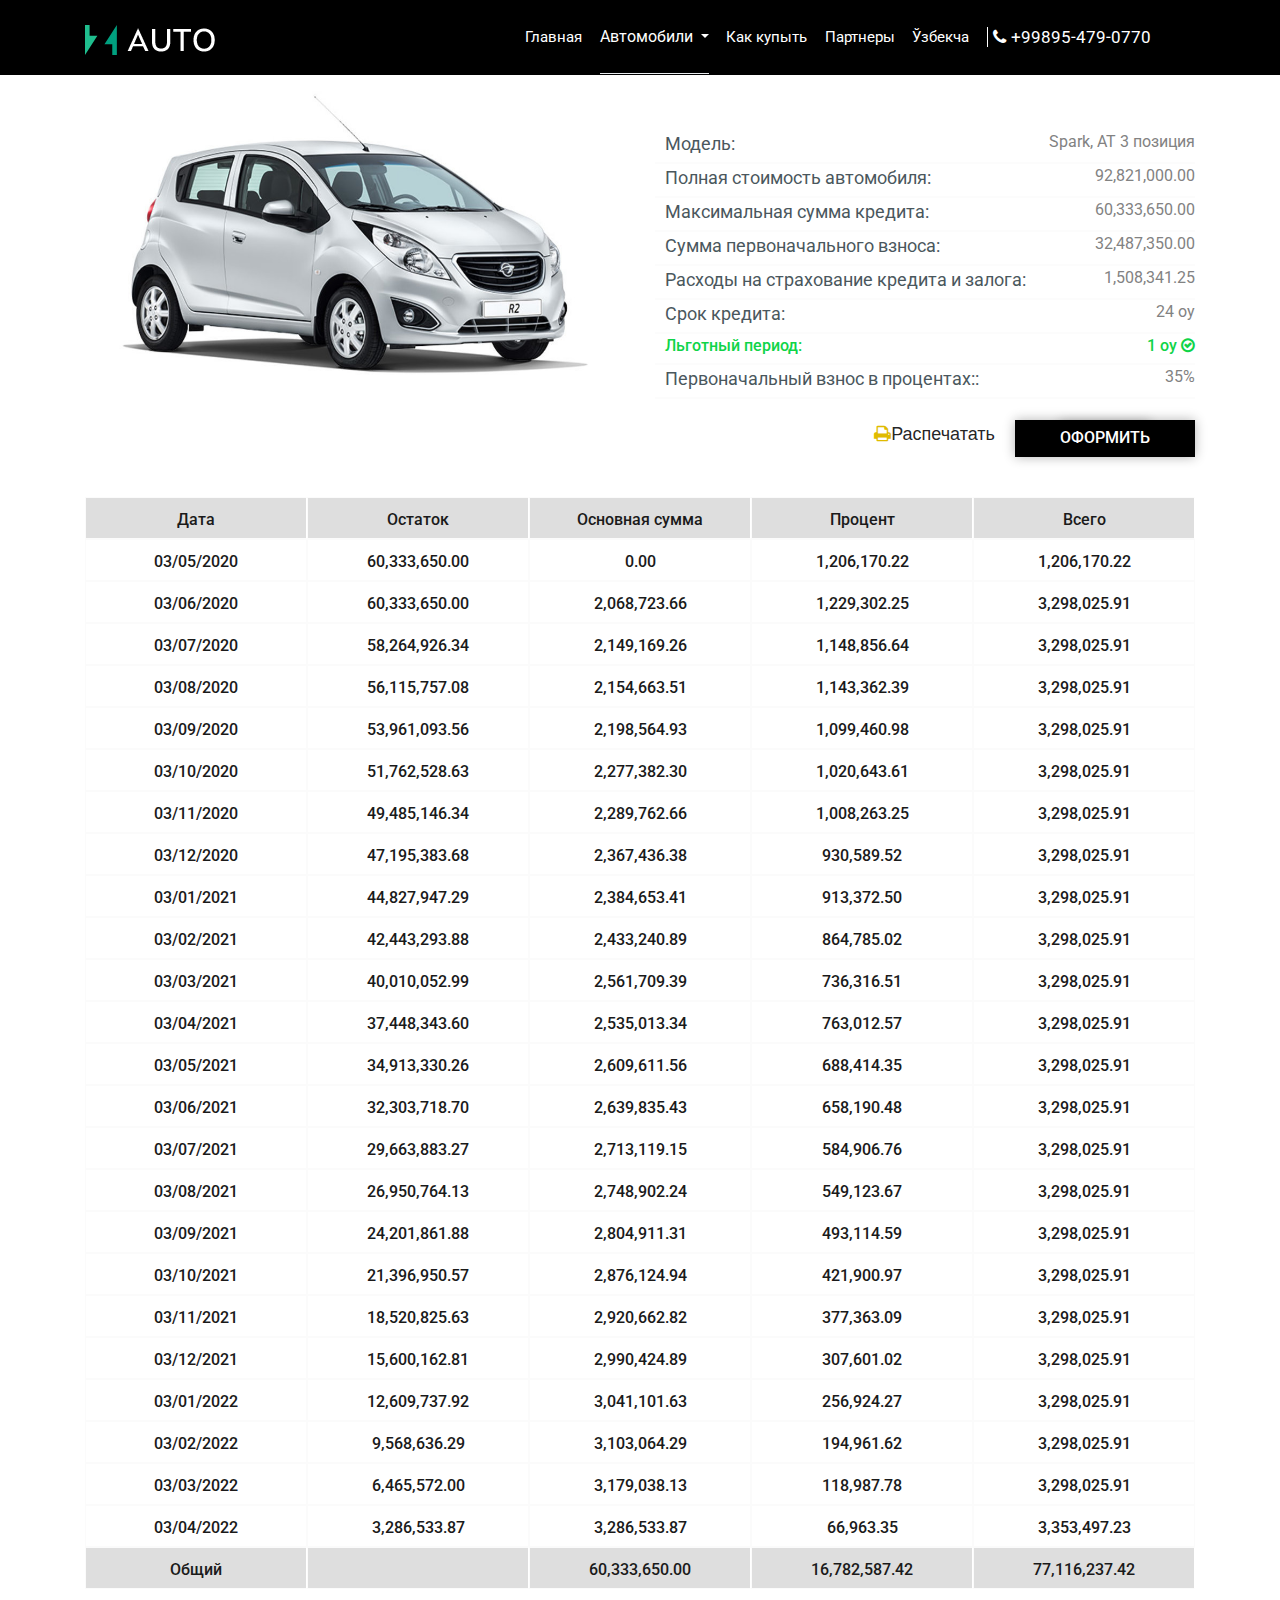
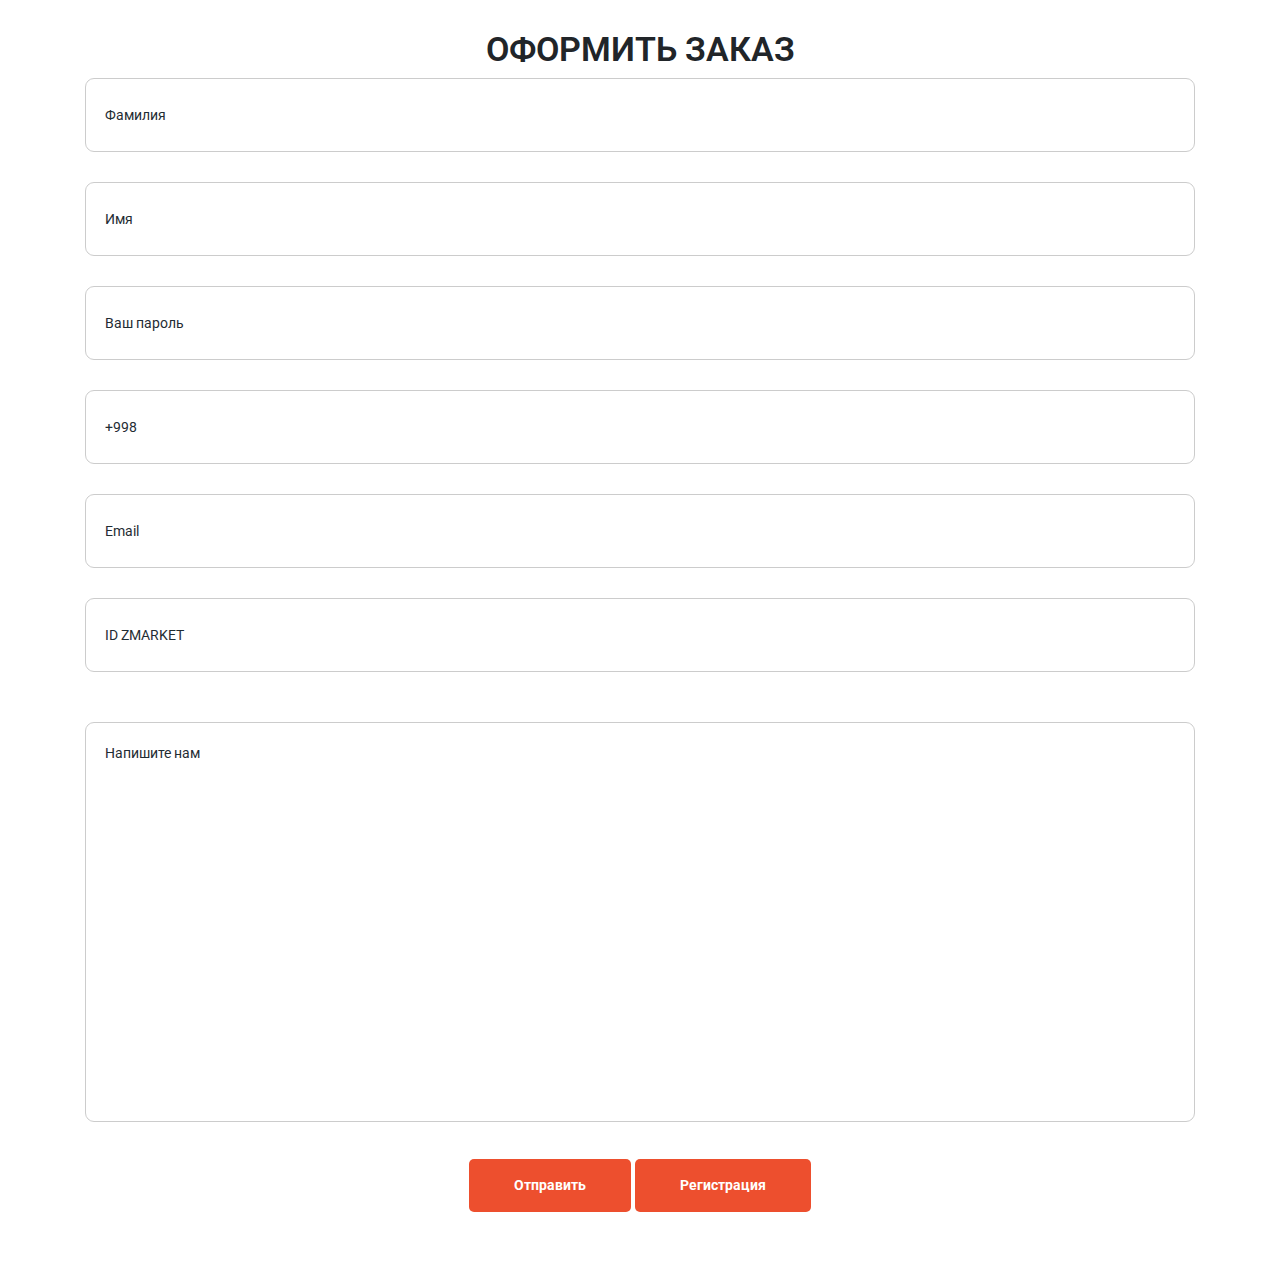
<file: calculationru.html>
<!DOCTYPE html>
<html lang="ru">
<head>
    <meta charset="UTF-8">
    <meta name="viewport" content="width=device-width, initial-scale=1.0">
    <title>Калькуляция</title>
    <link rel="shortcut icon" href="icons/favicon.ico" type="icons/x-icon">
    <link href="https://fonts.googleapis.com/css2?family=Montserrat:wght@300;400;600&family=Roboto:wght@300;400;500&display=swap" rel="stylesheet">
    <link rel="stylesheet" href="css/font-awesome.css">
    <link rel="stylesheet" href="css/bootstrap.css">
    <link rel="stylesheet" href="css/bootstrap-reboot.css">
    <link rel="stylesheet" href="sass/style.min.css">
    <link rel="stylesheet" href="sass/media.min.css">
</head>
<body>
    <header>
        <nav>
            <div class="container">
                <div class="logo_img" ><a href="index.html" ><img src="images/logo/logo@2x-1.png" alt="logo" ></a></div>
                    <ul class="menu">
                        <li class="menu_items"><a href="index.html" class="menu_link">Главная</a></li>
                        <li>
                            <div class="dropdown-toggle" type="" id="dropdownMenuButton" data-toggle="dropdown" aria-haspopup="true" aria-expanded="false">
                              Автомобили
                            </div>
                            <div class="active"></div>
                            <div class="dropdown-divider mt-4"></div>
                            <div class="dropdown-menu mt-4" aria-labelledby="dropdownMenuButton">
                              <a class="dropdown-item" href="accent.html">Новые автомобили</a>
                              <div class="dropdown-divider"></div>
                              <a class="dropdown-item" href="#">С пробегом</a>
                            </div>
                          </li>
                        <li class="menu_items"><a href="calculationru.html" class="menu_link">Как купыть</a></li>
                        <li class="menu_items"><a href="#" class="menu_link">Партнеры</a></li>
                        <li class="menu_items"><a href="calculation.html" class="menu_link">Ўзбекча</a></li>
                        <li class="menu_items_6"><a href="#" class="menu_link_6"><i class="fa fa-phone"></i>+99895-479-0770</a></li>
                    </ul>
                    <div class="hamburger">
                        <span></span>
                        <span></span>
                        <span></span>
                    </div>
            </div>
        </nav>
    </header>
    <section class="price">
        <div class="container">
            <div class="row">
                <div class="col-md-6 col-lg-6 col-sm-5">
                    <div class="price_img">
                    <img src="images/calculation/spark.jpg" alt="">
                    </div>
                </div>
                <div class="col-md-6 col-lg-6 col-sm-7">
                    <div class="block">
                    <div class="group">
                        <div class="right">Модель:</div>
                        <div class="left">Spark, AT 3 позиция</div>
                    </div>
                    <div class="group">
                        <div class="right">Полная стоимость автомобиля:</div>
                        <div class="left">92,821,000.00</div>
                    </div>
                    <div class="group">
                        <div class="right">Максимальная сумма кредита:</div>
                        <div class="left">60,333,650.00</div>
                    </div>
                    <div class="group">
                        <div class="right">Сумма первоначального взноса:</div>
                        <div class="left">32,487,350.00</div>
                    </div>
                    <div class="group">
                        <div class="right">Расходы на страхование кредита и залога:</div>
                        <div class="left">1,508,341.25</div>
                    </div>
                    <div class="group">
                        <div class="right">Срок кредита:</div>
                        <div class="left">24 oy</div>
                    </div>
                    <div class="group-green">
                        <div class="right">Льготный период:</div>
                        <div class="left">1 oy  <i class="fa fa-check-circle-o"></i></div>
                    </div>
                    <div class="group">
                        <div class="right">Первоначальный взнос в процентах::</div>
                        <div class="left">35% </div>
                    </div>
                 </div>
                </div>
                <div class="col-md-12 col-lg-12">
                    <div class="last">
                    <div class="print"><a href="css/auto_calculation_ru.pdf" download="calculation"><i class="fa fa-print"></i>Распечатать</a></div>
                    <div class="order"><a href="#issue" class="order">ОФОРМИТЬ</a></div>
                    </div>
                </div>
            </div>
        </div>
    </section>
    <section class="instraction">
        <div class="container">
            <div class="row">
                <div class="col-md-12">
                    <div class="sales_list">
                        <div class="title">
                            <div class="subtitle">
                                Дата
                            </div>
                            <div class="subtitle">
                                Остаток
                            </div>
                            <div class="subtitle">
                                Основная сумма
                            </div>
                            <div class="subtitle">
                                Процент
                            </div>
                            <div class="subtitle">
                                Всего
                            </div>
                        </div>
                        <div class="second_title">
                            <div class="subtitle">
                                03/05/2020
                            </div>
                            <div class="subtitle">
                                60,333,650.00
                            </div>
                            <div class="subtitle">
                                0.00
                            </div>
                            <div class="subtitle">
                                1,206,170.22
                            </div>
                            <div class="subtitle">
                                1,206,170.22
                            </div>
                        </div>
                        <div class="second_title">
                            <div class="subtitle">
                                03/06/2020
                            </div>
                            <div class="subtitle">
                                60,333,650.00
                            </div>
                            <div class="subtitle">
                                2,068,723.66
                            </div>
                            <div class="subtitle">
                                1,229,302.25
                            </div>
                            <div class="subtitle">
                                3,298,025.91
                            </div>
                        </div>
                        <div class="second_title">
                            <div class="subtitle">
                                03/07/2020
                            </div>
                            <div class="subtitle">
                                58,264,926.34
                            </div>
                            <div class="subtitle">
                                2,149,169.26	
                            </div>
                            <div class="subtitle">
                                1,148,856.64
                            </div>
                            <div class="subtitle">
                                3,298,025.91
                            </div>
                        </div>
                        <div class="second_title">
                            <div class="subtitle">
                                03/08/2020
                            </div>
                            <div class="subtitle">
                                56,115,757.08
                            </div>
                            <div class="subtitle">
                                2,154,663.51
                            </div>
                            <div class="subtitle">
                                1,143,362.39
                            </div>
                            <div class="subtitle">
                                3,298,025.91
                            </div>
                        </div>
                        <div class="second_title">
                            <div class="subtitle">
                                03/09/2020
                            </div>
                            <div class="subtitle">
                                53,961,093.56
                            </div>
                            <div class="subtitle">
                                2,198,564.93    
                            </div>
                            <div class="subtitle">
                                1,099,460.98
                            </div>
                            <div class="subtitle">
                                3,298,025.91
                            </div>
                        </div>
                        <div class="second_title">
                            <div class="subtitle">
                                03/10/2020
                            </div>
                            <div class="subtitle">
                                51,762,528.63
                            </div>
                            <div class="subtitle">
                                2,277,382.30
                            </div>
                            <div class="subtitle">
                                1,020,643.61
                            </div>
                            <div class="subtitle">
                                3,298,025.91
                            </div>
                        </div>
                        <div class="second_title">
                            <div class="subtitle">
                                03/11/2020
                            </div>
                            <div class="subtitle">
                                49,485,146.34
                            </div>
                            <div class="subtitle">
                                2,289,762.66
                            </div>
                            <div class="subtitle">
                                1,008,263.25
                            </div>
                            <div class="subtitle">
                                3,298,025.91
                            </div>
                        </div>
                        <div class="second_title">
                            <div class="subtitle">
                                03/12/2020
                            </div>
                            <div class="subtitle">
                                47,195,383.68   
                            </div>
                            <div class="subtitle">
                                2,367,436.38	
                            </div>
                            <div class="subtitle">
                                930,589.52
                            </div>
                            <div class="subtitle">
                                3,298,025.91
                            </div>
                        </div>
                        <div class="second_title">
                            <div class="subtitle">
                                03/01/2021
                            </div>
                            <div class="subtitle">
                                44,827,947.29
                            </div>
                            <div class="subtitle">
                                2,384,653.41
                            </div>
                            <div class="subtitle">
                                913,372.50
                            </div>
                            <div class="subtitle">
                                3,298,025.91
                            </div>
                        </div>
                        <div class="second_title">
                            <div class="subtitle">
                                03/02/2021
                            </div>
                            <div class="subtitle">
                                42,443,293.88
                            </div>
                            <div class="subtitle">
                                2,433,240.89
                            </div>
                            <div class="subtitle">
                                864,785.02
                            </div>
                            <div class="subtitle">
                                3,298,025.91
                            </div>
                        </div>
                        <div class="second_title">
                            <div class="subtitle">
                                03/03/2021
                            </div>
                            <div class="subtitle">
                                40,010,052.99
                            </div>
                            <div class="subtitle">
                                2,561,709.39
                            </div>
                            <div class="subtitle">
                                736,316.51
                            </div>
                            <div class="subtitle">
                                3,298,025.91
                            </div>
                        </div>
                        <div class="second_title">
                            <div class="subtitle">
                                03/04/2021
                            </div>
                            <div class="subtitle">
                                37,448,343.60
                            </div>
                            <div class="subtitle">
                                2,535,013.34
                            </div>
                            <div class="subtitle">
                                763,012.57  
                            </div>
                            <div class="subtitle">
                                3,298,025.91
                            </div>
                        </div>
                        <div class="second_title">
                            <div class="subtitle">
                                03/05/2021
                            </div>
                            <div class="subtitle">
                                34,913,330.26
                            </div>
                            <div class="subtitle">
                                2,609,611.56
                            </div>
                            <div class="subtitle">
                                688,414.35	
                            </div>
                            <div class="subtitle">
                                3,298,025.91
                            </div>
                        </div>
                        <div class="second_title">
                            <div class="subtitle">
                                03/06/2021
                            </div>
                            <div class="subtitle">
                                32,303,718.70
                            </div>
                            <div class="subtitle">
                                2,639,835.43
                            </div>
                            <div class="subtitle">
                                658,190.48	
                            </div>
                            <div class="subtitle">
                                3,298,025.91

                            </div>
                        </div>
                        <div class="second_title">
                            <div class="subtitle">
                                03/07/2021
                            </div>
                            <div class="subtitle">
                                29,663,883.27
                            </div>
                            <div class="subtitle">
                                2,713,119.15
                            </div>
                            <div class="subtitle">
                                584,906.76
                            </div>
                            <div class="subtitle">
                                3,298,025.91
                            </div>
                        </div>
                        <div class="second_title">
                            <div class="subtitle">
                                03/08/2021
                            </div>
                            <div class="subtitle">
                                26,950,764.13
                            </div>
                            <div class="subtitle">
                                2,748,902.24
                            </div>
                            <div class="subtitle">
                                549,123.67
                            </div>
                            <div class="subtitle">
                                3,298,025.91
                            </div>
                        </div>
                        <div class="second_title">
                            <div class="subtitle">
                                03/09/2021
                            </div>
                            <div class="subtitle">
                                24,201,861.88
                            </div>
                            <div class="subtitle">
                                2,804,911.31    
                            </div>
                            <div class="subtitle">
                                493,114.59
                            </div>
                            <div class="subtitle">
                                3,298,025.91
                            </div>
                        </div>
                        <div class="second_title">
                            <div class="subtitle">
                                03/10/2021
                            </div>
                            <div class="subtitle">
                                21,396,950.57
                            </div>
                            <div class="subtitle">
                                2,876,124.94
                            </div>
                            <div class="subtitle">
                                421,900.97
                            </div>
                            <div class="subtitle">
                                3,298,025.91
                            </div>
                        </div>
                        <div class="second_title">
                            <div class="subtitle">
                                03/11/2021
                            </div>
                            <div class="subtitle">
                                18,520,825.63
                            </div>
                            <div class="subtitle">
                                2,920,662.82
                            </div>
                            <div class="subtitle">
                                377,363.09	
                            </div>
                            <div class="subtitle">
                                3,298,025.91
                            </div>
                        </div>
                        <div class="second_title">
                            <div class="subtitle">
                                03/12/2021
                            </div>
                            <div class="subtitle">
                                15,600,162.81
                            </div>
                            <div class="subtitle">
                                2,990,424.89
                            </div>
                            <div class="subtitle">
                                307,601.02
                            </div>
                            <div class="subtitle">
                                3,298,025.91
                            </div>
                        </div>
                        <div class="second_title">
                            <div class="subtitle">
                                03/01/2022	
                            </div>
                            <div class="subtitle">
                                12,609,737.92
                            </div>
                            <div class="subtitle">
                                3,041,101.63
                            </div>
                            <div class="subtitle">
                                256,924.27
                            </div>
                            <div class="subtitle">
                                3,298,025.91
                            </div>
                        </div>
                        <div class="second_title">
                            <div class="subtitle">
                                03/02/2022
                            </div>
                            <div class="subtitle">
                                9,568,636.29
                            </div>
                            <div class="subtitle">
                                3,103,064.29
                            </div>
                            <div class="subtitle">
                                194,961.62
                            </div>
                            <div class="subtitle">
                                3,298,025.91
                            </div>
                        </div>
                        <div class="second_title">
                            <div class="subtitle">
                                03/03/2022
                            </div>
                            <div class="subtitle">
                                6,465,572.00
                            </div>
                            <div class="subtitle">
                                3,179,038.13
                            </div>
                            <div class="subtitle">
                                118,987.78	
                            </div>
                            <div class="subtitle">
                                3,298,025.91
                            </div>
                        </div>
                        <div class="second_title">
                            <div class="subtitle">
                                03/04/2022
                            </div>
                            <div class="subtitle">
                                3,286,533.87
                            </div>
                            <div class="subtitle">
                                3,286,533.87
                            </div>
                            <div class="subtitle">
                                66,963.35
                            </div>
                            <div class="subtitle">
                                3,353,497.23
                            </div>
                        </div>
                        <div class="title">
                            <div class="subtitle">
                                Общий
                            </div>
                            <div class="subtitle">
                                
                            </div>
                            <div class="subtitle">
                                60,333,650.00
                            </div>
                            <div class="subtitle">
                                16,782,587.42
                            </div>
                            <div class="subtitle">
                                77,116,237.42
                            </div>
                        </div>
                    </div>
                </div>
            </div>
        </div>
    </section>
    <footer class="issue">
        <div class="container">
            <div class="row">
                <div class="col-md-12">
                    <h4 id="issue">
                        Оформить заказ
                    </h4>
                </div>
                <div class="col-md-12">
                    <div class="checkout">
                        <form action="">
                            <input class="name" type="text" placeholder="Фамилия"> 
                            <input class="surename" type="text" placeholder="Имя">
                            <input class="pass" type="password" placeholder="Ваш пароль">
                            <input class="num" type="number" placeholder="+998" value="">
                            <input type="email" placeholder="Email">
                            <input class="id" type="text" placeholder="ID ZMARKET">
                        </form>
                        <textarea class="text" placeholder="Напишите нам"></textarea>
                       <button>Отправить</button>
                       <button>Регистрация</button>
                    </div>
                </div>
            </div>
        </div>
    </footer>
    
 




    
    
    
    <script src="js"></script>
    <script src="js/jquery-3.4.1.min.js"></script>
    <script src="js/popper.min.js"></script>
    <script src="js/bootstrap.js"></script>
</body>
</html>
</file>
<file: sass/style.min.css>
@media (max-width: 1200px){header nav .container .logo_img{width:300px}header nav .container .menu{width:70%;display:flex;justify-content:space-between}header nav .container .menu_link{text-decoration:none;color:#fff;font-size:12px}header nav .container .menu_link_6{border-left:1px solid  #fff;font-size:13px;color:#ffffff;text-decoration:none}header nav .dropdown-toggle{font-size:14pxpx;font-weight:300}header nav .dropdown-menu{font-size:14px;font-weight:300}.header h1{font-size:40px;font-weight:500}.header .subtitle{font-size:30px}.header .btn{width:100px;height:35px;padding:2px}.header .btn a{font-size:12px}.installment h2{font-size:30px}.installment_price{font-size:18px;font-weight:500}.how{padding:40px 0 20px 0}.how h3{font-size:35px}.how .block{width:450px}.first_page .car_title{font-size:20px}.first_page .car_subtitle{font-size:18px}.first_page .car_descr{font-size:18px}.first_page .car_used{font-size:18px}.first_page h4{font-size:20px}.first_page .car_social{width:32px;height:35px;padding-top:6px}.price img{width:450px;height:250px}.price .block{padding:40px 0 0 20px}.price .block .group .right{font-size:14px;font-weight:500}.price .block .group .left{font-size:11px}.price .block .group-green .right{font-size:12px;font-weight:500}.price .block .group-green .left{font-size:11px}.price .last .print{font-size:20px;padding-top:2px}.instraction{padding:20px 0}.instraction .sales_list .title{font-size:18px}.instraction .second_title .subtitle{font-size:15px}.issue h4{font-size:20px}.issue .checkout input{height:40px}}@media (max-width: 991px){header nav .container{width:1150px}header nav .container .logo_img{width:200px}header nav .container .menu{width:75%;display:flex;justify-content:space-between}header nav .container .menu .menu_link{text-decoration:none;color:#fff;font-size:12px}header nav .container .menu .menu_link_6{border-left:1px solid  #fff;font-size:13px;color:#ffffff;text-decoration:none}header nav .container .menu .menu_link_6 .fa{padding:0 5px}header nav .container .menu .dropdown-toggle{padding:4px 0;font-size:12px;font-weight:300}header nav .container .menu .dropdown-menu{font-size:10px;font-weight:300}.header h1{font-size:35px;font-weight:500;line-height:35px}.header .subtitle{font-size:25px}.header .btn{width:100px;height:35px;padding:2px}.header .btn a{font-size:12px}.installment h2{font-size:30px}.installment_price{font-size:14px;font-weight:500}nav .container .logo_img{width:300px}.how{padding:40px 0 20px 0}.how h3{font-size:35px}.how .block{width:320px}.logo h2{font-size:35px;margin-bottom:20px}.logo img{width:300px}.choose{height:50px}.choose h2{font-size:35px}.accent_link a{font-size:12px;width:145px;height:35px}.elantra_link a{font-size:12px;width:145px;height:35px}.first_page .car_title{font-size:18px}.first_page .car_subtitle{font-size:15px}.first_page .car_descr{font-size:15px}.first_page .car_used{font-size:15px}.first_page h4{font-size:20px}.first_page .car_social{height:25px;padding-top:2px}.price img{width:350px;height:200px}.price .block{padding:40px 0 0 20px}.price .block .group .right{font-size:12px;font-weight:500}.price .block .group .left{font-size:11px}.price .block .group-green .right{font-size:12px;font-weight:500}.price .block .group-green .left{font-size:11px}.price .last .print{font-size:14px}.price .last .order{width:120px;height:30px}.price .last .order a{font-size:10px;padding-top:10px}.instraction{padding:20px 0}.instraction .sales_list .title{font-size:12px}.instraction .second_title .subtitle{font-size:10px}.issue h4{font-size:20px}.issue .checkout input{height:40px}}@media (max-width: 768px){.menu{position:fixed;flex-direction:column;justify-content:center;align-items:center;top:0;left:-150%;width:400px;height:100vh;background-color:rgba(0,0,0,0.8)}.menu_active{left:0}.menu_items{padding-right:0;border:0;margin:10px;right:50%}.menu_link{text-decoration:none;color:#fff;font-size:20px}nav .hamburger{display:block;position:absolute;right:10px;top:50%;transform:translateY(-50%);width:26px;height:12px}nav .hamburger span{display:block;height:2px;width:100%;background-color:#fff;margin-bottom:2px;transition:0.5s all}nav .hamburger_active span{margin-bottom:-2px}nav .hamburger_active span:nth-child(1){transform:translateY(3px) rotate(-45deg)}nav .hamburger_active span:nth-child(2){display:none}nav .hamburger_active span:nth-child(3){transform:translateY(3px) rotate(45deg)}header nav .container .logo_img{width:200px}header nav .container .logo_img img{width:90px;height:14px}header nav .container .dropdown-toggle{padding:5px 0;font-size:10px;font-weight:300}header nav .container .dropdown-menu{font-size:10px;font-weight:300}header nav .container .nav_group{width:900px}header nav .container .nav_link{font-size:10px}header nav .container .nav_item .nav_link_border{font-size:10px}.header{height:350px}.header .subheader{height:350px;padding:40px 0 0 80px}.header h1{font-size:25px;font-weight:500;line-height:35px}.header .subtitle{font-size:25px}.header .btn{width:100px;height:35px;padding:2px}.header .btn a{font-size:12px}.installment h2{font-size:30px}.installment_price{font-size:14px;font-weight:500}nav .container .logo_img{width:300px}.how{padding:20px 0}.how h3{font-size:35px}.how .block{margin:0 auto;width:400px}.how .block .card{width:220px;vertical-align:start}.how .block .card_subtitle{align-items:self-start}.logo h2{font-size:35px;margin-bottom:20px}.logo img{width:220px}.choose{height:40px}.choose h2{font-size:25px}.accent{min-height:220px}.accent .carousel-item img{width:100px;min-height:200px}.accent_title{padding:10px 0;font-size:10px}.accent h3{font-size:15px}.accent_subtitle{padding:5px 0;font-size:10px}.accent_instraction{padding-bottom:30px;height:10px}.accent_instraction a{font-size:10px}.accent_link{padding-top:40px}.accent_link a{font-size:8px;width:115px;height:25px}.elantra{min-height:220px}.elantra .carousel-item img{min-height:200px}.elantra .carousel-item img_title{padding:10px 0;font-size:10px}.elantra .carousel-item img h3{font-size:15px}.elantra .carousel-item img_subtitle{padding:5px 0;font-size:10px}.elantra .carousel-item img_instraction{padding-bottom:30px;height:10px}.elantra .carousel-item img_instraction a{font-size:10px}.elantra .carousel-item img_link{padding-top:40px}.elantra .carousel-item img_link a{font-size:8px;width:115px;height:25px;padding:5px 22px}.accent .tucson{min-height:220px}.accent .tucson .carousel-item img{min-height:200px}.accent .tucson_title{padding:10px 0;font-size:10px}.accent .tucson h3{font-size:15px}.accent .tucson_subtitle{padding:5px 0;font-size:10px}.accent .tucson_instraction{padding-bottom:30px;height:10px}.accent .tucson_instraction a{font-size:10px}.accent .tucson_link{padding-top:40px}.accent .tucson_link a{font-size:8px;width:115px;height:25px;padding:5px 22px}.first_page{height:300px}.first_page .subheader{padding:20px 0;height:300px}.first_page .car_block{padding:65px 0}.first_page .car_title{font-size:15px}.first_page .car_subtitle{font-size:12px}.first_page .car_descr{font-size:12px}.first_page .car_used{font-size:12px}.first_page h4{font-size:18px}.first_page .car_social{height:25px;padding-top:2px}.price img{width:200px;height:200px}.price .block{padding:40px 0 0 20px}.price .block .group .right{font-size:10px;font-weight:500}.price .block .group .left{font-size:10px}.price .block .group-green .right{font-size:10px;font-weight:500}.price .block .group-green .left{font-size:10px}.price .last .print{font-size:14px}.price .last .order{width:100px;height:30px}.price .last .order a{font-size:10px;padding-top:10px}.instraction{padding:20px 0}.instraction .sales_list .title{font-size:12px}.instraction .second_title .subtitle{font-size:10px}.issue h4{font-size:20px}.issue .checkout input{height:40px}}@media (max-width: 576px){header nav .container .logo_img{width:150px}header nav .container .logo_img img{width:70px;height:10px}header nav .container .dropdown-toggle{padding:6px 0;font-size:8px;font-weight:300}header nav .container .dropdown-menu{font-size:8px;font-weight:300}header nav .container .nav_group{width:900px}header nav .container .nav_link{font-size:9px}header nav .container .nav_item .nav_link_border{font-size:10px}.header{height:250px}.header .subheader{height:250px;padding:50px 0 0 60px}.header h1{font-size:15px;font-weight:500;line-height:20px}.header .subtitle{font-size:10px;padding-bottom:5px}.header .btn{width:70px;height:35px}.header .btn a{padding-top:10px;font-size:10px;font-weight:300}.installment h2{font-size:30px}.installment_price{font-size:14px;font-weight:500}nav .container .logo_img{width:280px}.how{padding:20px 0}.how h3{font-size:35px}.how .block{margin:0 auto;width:240px}.how .block .card{width:180px;vertical-align:start}.how .block .card_subtitle{align-items:self-start}.logo h2{font-size:35px;margin-bottom:20px}.logo img{display:block;margin:5px auto;width:150px}.choose{height:40px}.choose h2{font-size:25px}.accent{min-height:220px}.accent .carousel-item img{width:100px;min-height:200px}.accent_title{padding:10px 0;font-size:10px}.accent h3{font-size:15px}.accent_subtitle{padding:5px 0;font-size:10px}.accent_instraction{padding-bottom:30px;height:10px}.accent_instraction a{font-size:10px}.accent_link{padding-top:40px}.accent_link a{font-size:8px;width:115px;height:25px}.elantra{min-height:220px}.elantra .carousel-item img{min-height:200px}.elantra_title{padding:10px 0;font-size:10px}.elantra h3{font-size:15px}.elantra_subtitle{padding:5px 0;font-size:10px}.elantra_instraction{padding-bottom:30px;height:10px}.elantra_instraction a{font-size:10px}.elantra_link{padding-top:40px}.elantra_link a{font-size:8px;width:115px;height:25px;padding:5px 22px}.accent .tucson{min-height:220px}.accent .tucson .carousel-item img{min-height:200px}.accent .tucson_title{padding:10px 0;font-size:10px}.accent .tucson h3{font-size:15px}.accent .tucson_subtitle{padding:5px 0;font-size:10px}.accent .tucson_instraction{padding-bottom:30px;height:10px}.accent .tucson_instraction a{font-size:10px}.accent .tucson_link{padding-top:40px}.accent .tucson_link a{font-size:8px;width:115px;height:25px;padding:5px 22px}.first_page{height:300px}.first_page .subheader{padding:20px 0;height:300px}.first_page .car_block{padding:65px 0}.first_page .car_title{font-size:15px}.first_page .car_subtitle{font-size:12px}.first_page .car_descr{font-size:12px}.first_page .car_used{font-size:12px}.first_page h4{font-size:18px}.first_page .car_social{height:25px;padding-top:2px}}*{font-family:'Roboto', sans-serif}body{font-family:sans-serif, "Varela Round";font-weight:400}body ul{list-style:none}nav{height:75px;background-color:#000;opacity:1;width:100%;z-index:2;position:fixed;top:0}nav .hamburger{display:none}nav .container{display:flex;padding-top:25px}nav .container .logo_img{width:400px}nav .container .menu{width:60%;display:flex;justify-content:space-between}nav .container .menu .menu_link{text-decoration:none;color:#fff;font-size:15px}nav .container .menu .menu_link_6{border-left:1px solid  #fff;font-size:17px;color:#ffffff;text-decoration:none}nav .container .menu .menu_link_6 .fa{padding:0 5px}nav .container .dropdown-toggle{color:#fff;cursor:pointer}nav .container .nav_item{font-size:15px;font-family:sans-serif;font-weight:300}nav .container .nav_item a{color:#fff;text-decoration:none;font-size:15px}nav .container .nav_item a:hover{color:#4b9fb4}nav .container .nav_item .nav_link_border{border-left:1px solid #fff;padding-left:10px;font-size:18px}nav .container .nav_item .nav_link_border .fa{padding-right:5px}.header{background:url(../images/header_bg.jpg) center center/cover no-repeat;opacity:1;height:680px;position:relative;margin-top:75px;z-index:1}.header .subheader{position:absolute;background-color:rgba(0,0,0,0.65);width:100%;height:680px;top:0;padding:110px 0 0 160px;color:#fff}.header h1{color:#fff;font-size:70px;line-height:75px;font-family:Montserrat;font-weight:400}.header .subtitle{font-size:35px;font-weight:200}.header .btn{width:140px;height:45px;background:#61c370;padding-top:8px}.header .btn a{text-decoration:none;color:#fff;font-size:15px;font-weight:600;font-family:Montserrat}.header .btn:hover{background:#4b9fb4;transform:0.7s;border:none;outline:none}.installment{text-align:center;padding:30px 0;display:block;min-height:400px;background:rgba(255,124,80,0.06)}.installment h2{font-size:45px;font-weight:600;margin-bottom:15px}.installment_divider{width:1100px;height:1px;background:#000;margin:0 auto}.installment_title{margin:25px auto;font-weight:600;font-size:20px;font-family:Roboto}.installment_img img{width:100%;height:auto}.installment_name{font-weight:100;font-size:14px;margin:25px 0 20px 0;color:#7a7a7a;font-family:Roboto}.installment_price{font-weight:600;font-family:Roboto;font-size:22px}.installment .btn{width:150px;height:40px;background:#3c3c3c;padding:6px 24px;margin-top:10px}.installment .btn a{text-decoration:none;color:#fff;font-weight:500;font-size:14px}.logo{padding:10px 0 70px 0}.logo h2{text-align:center;font-size:55px;color:#3c3c3c;font-weight:600;margin-bottom:80px;font-family:sans-serif}.logo .phone_car img{width:100%;height:auto}.choose{background:#fbfbfb;height:65px}.choose h2{margin:0 auto;padding-top:5px;font-size:48px;font-family:sans-serif;font-weight:600;color:#171717}.accent{background-color:#000000;min-height:300px}.accent .carousel-item img{width:100px;min-height:300px}.accent_title{padding:50px 0 30px 25px;font-family:sans-serif;font-size:15px;color:#fff}.accent h3{padding-left:25px;color:#ffffff;font-family:sans-serif;font-size:40px;font-weight:600}.accent_subtitle{text-align:center;padding:25px 0;color:#fff;font-size:16px}.accent_instraction{display:flex;justify-content:space-around}.accent_instraction a{text-decoration:none;color:#fff;padding-top:35px}.accent_link{display:flex;justify-content:space-around;padding-top:20px;padding-bottom:20px}.accent_link a{width:180px;height:40px;background:#fff;padding:8px 23px;text-decoration:none;color:#212121;border-radius:5px;font-weight:500}.section-diveder{margin:20px auto;width:98%;height:1px;background:#212121}.elantra{background:#fff}.elantra .carousel-item img{height:350px}.elantra_title{padding:50px 0 30px 25px;font-family:sans-serif;font-size:15px;color:#000}.elantra h3{padding-left:25px;color:#000;font-family:sans-serif;font-size:40px;font-weight:600}.elantra_subtitle{text-align:center;padding:25px 0;color:#000;font-size:16px}.elantra_instraction{display:flex;justify-content:space-around}.elantra_instraction a{text-decoration:none;color:#000;padding-top:35px;font-weight:500}.elantra_link{display:flex;justify-content:space-around;padding-top:20px;padding-bottom:20px}.elantra_link a{width:180px;height:40px;background:#212121;padding:8px 23px;text-decoration:none;color:#fff;border-radius:5px;font-weight:500}.tucson .carousel-item img{width:100px;height:350px}.how{min-height:800px;padding:70px 0 20px 0}.how h3{text-align:center;margin-bottom:30px;font-weight:600;font-size:65px;font-family:roboto;color:#000}.how .block{border:1px solid #afafaf;background-color:#fcfcfc;min-height:484px;width:520px}.how .block:hover{border-color:#61cc70;transition:0.3s}.how .card{width:308px;margin:30px auto;border:none;background:#fcfcfc}.how .card_img{text-align:center}.how .card_img img{width:60px;margin:30px auto 100px}.how .card_title{font-size:26px;font-family:Roboto;font-weight:600;text-align:center;margin-bottom:25px}.how .card_subtitle{font-size:16px;color:#bfbfbf;font-weight:600;font-family:Roboto;text-align:center;margin-bottom:30px}.how .card_btn{width:200px;height:40px;background:#000000;text-align:center;margin:0 auto;padding-top:8px;border-radius:5px;text-transform:uppercase;font-weight:500}.how .card_btn:hover{background:#61cc80;transition:0.7s}.how .card a{text-decoration:none;color:#fff}.first_page{background:url(../images/header_bg.jpg) center center/cover no-repeat;opacity:1;height:680px;position:relative;margin-top:75px;z-index:1}.first_page .subheader{position:absolute;background-color:#001035;opacity:0.6;width:100%;height:680px}.first_page .car_block{padding:230px 0 180px 0}.first_page .car_title{font-size:22px;font-family:Roboto;color:#fff;margin-bottom:22px}.first_page .car_subtitle{font-size:22px;color:rgba(255,255,255,0.96);font-weight:300;border-bottom:1px solid #fff;margin-bottom:10px}.first_page .car_descr{font-size:22px;color:rgba(255,255,255,0.96);font-weight:300;border-bottom:1px solid #fff;margin-bottom:10px}.first_page .car_used{font-size:22px;color:rgba(255,255,255,0.96);font-weight:300;margin-bottom:10px}.first_page .car_follow{display:flex;justify-content:flex-start}.first_page .car_social{width:40px;height:40px;border-radius:50%;background:#fff;text-align:center;padding-top:8px;margin-right:8px}.first_page .car_social:hover{background-color:#4b9fb4}.first_page .car_social:hover a{text-decoration:none;color:#fff}.first_page .car_social:hover a:hover{text-decoration:none;color:#FFF}.first_page .car_media{font-size:18px;font-family:Roboto;color:#fff;font-weight:400;margin-bottom:28px}.first_page .border{border:0.5px dotted #fff !important}.first_page .resrved{margin-top:20px;font-size:13px;color:rgba(255,255,255,0.5)}.price{padding:50px 0 0 0}.price img{width:550px;height:370px}.price .block{padding-top:80px}.price .group{padding:0 0 5px 10px;display:flex;justify-content:space-between;border-bottom:2px solid #fcfcfc}.price .group .right{font-size:18px;color:#4a575d;font-weight:400}.price .group .left{font-size:16px;color:#828282}.price .group-green{padding:0 0 5px 10px;display:flex;justify-content:space-between;border-bottom:2px solid #fcfcfc;color:#0fd448;font-weight:500}.price .last{display:flex;justify-content:flex-end}.price .print{font-size:18px;margin-right:20px}.price .print a{text-decoration:none;color:rgba(0,0,0,0.87);font-family:sans-serif}.price .print a .fa{color:#e0bb00}.price .order{width:180px;height:37px;text-align:center;background:#000;padding-top:6px;box-shadow:0px 0px 11px 0px rgba(0,0,0,0.3)}.price .order a{text-decoration:none;color:#fff;font-weight:500}.instraction{padding:40px 0}.instraction .sales_list .title{display:flex;justify-content:flex-start}.instraction .sales_list .title .subtitle{width:100%;height:42px;background:#dedede;color:#1a1a1a;text-align:center;padding-top:10px;border:1px solid #fbfbfb;border-right-color:white;font-weight:500;font-family:Roboto}.instraction .sales_list .second_title{display:flex;justify-content:flex-start;color:#a1a1a1;font-weight:500}.instraction .sales_list .second_title .subtitle{width:100%;height:42px;background:#fff;color:#1a1a1a;text-align:center;padding-top:10px;border:1px solid #fbfbfb}.issue{text-align:center}.issue h4{font-weight:600;font-size:34px;text-transform:uppercase}.issue .checkout input,.issue .checkout textarea{width:100%;height:74px;border:1px solid #ccc;outline:none;border-radius:9px;padding-left:19px;font-size:14px;color:#1f2c33;margin-bottom:30px}.issue .checkout input::placeholder,.issue .checkout textarea::placeholder{color:#1f2c33}.issue .checkout textarea{padding-top:20px;margin-top:20px;height:400px}.issue textarea{resize:none;padding-top:26px;height:293px}.issue .checkout button{border:2px solid transparent;transition:0.7s;outline:none;font-weight:700;font-size:14px;color:#fff;background:#ed4f2e;padding:14px 43px;border-radius:5px;margin-bottom:70px}.issue .checkout button:hover{border-color:#ed4f2e;color:#ed4f2e;background:#fff}.divider{background:#fbfbfb;text-align:center;margin:0 auto}.divider h5{margin:40px auto;padding-top:60px;font-weight:600;font-size:36px}.elantra .new_link{margin-left:180px;width:180px;height:40px;padding:8px 25px;background:#61ce70}.elantra .new_link a{text-decoration:none;color:#fff}
</file>
<file: sass/media.min.css>
@media (max-width: 1200px){header nav .container .logo_img{width:300px}header nav .container .menu{width:70%;display:flex;justify-content:space-between}header nav .container .menu_link{text-decoration:none;color:#fff;font-size:12px}header nav .container .menu_link_6{border-left:1px solid  #fff;font-size:13px;color:#ffffff;text-decoration:none}header nav .dropdown-toggle{font-size:14pxpx;font-weight:300}header nav .dropdown-menu{font-size:14px;font-weight:300}.header h1{font-size:40px;font-weight:500}.header .subtitle{font-size:30px}.header .btn{width:100px;height:35px;padding:2px}.header .btn a{font-size:12px}.installment h2{font-size:30px}.installment_price{font-size:18px;font-weight:500}.how{padding:40px 0 20px 0}.how h3{font-size:35px}.how .block{width:450px}.first_page .car_title{font-size:20px}.first_page .car_subtitle{font-size:18px}.first_page .car_descr{font-size:18px}.first_page .car_used{font-size:18px}.first_page h4{font-size:20px}.first_page .car_social{width:32px;height:35px;padding-top:6px}.price img{width:450px;height:250px}.price .block{padding:40px 0 0 20px}.price .block .group .right{font-size:14px;font-weight:500}.price .block .group .left{font-size:11px}.price .block .group-green .right{font-size:12px;font-weight:500}.price .block .group-green .left{font-size:11px}.price .last .print{font-size:20px;padding-top:2px}.instraction{padding:20px 0}.instraction .sales_list .title{font-size:18px}.instraction .second_title .subtitle{font-size:15px}.issue h4{font-size:20px}.issue .checkout input{height:40px}}@media (max-width: 991px){header nav .container{width:1150px}header nav .container .logo_img{width:200px}header nav .container .menu{width:75%;display:flex;justify-content:space-between}header nav .container .menu .menu_link{text-decoration:none;color:#fff;font-size:12px}header nav .container .menu .menu_link_6{border-left:1px solid  #fff;font-size:13px;color:#ffffff;text-decoration:none}header nav .container .menu .menu_link_6 .fa{padding:0 5px}header nav .container .menu .dropdown-toggle{padding:4px 0;font-size:12px;font-weight:300}header nav .container .menu .dropdown-menu{font-size:10px;font-weight:300}.header h1{font-size:35px;font-weight:500;line-height:35px}.header .subtitle{font-size:25px}.header .btn{width:100px;height:35px;padding:2px}.header .btn a{font-size:12px}.installment h2{font-size:30px}.installment_price{font-size:14px;font-weight:500}nav .container .logo_img{width:300px}.how{padding:40px 0 20px 0}.how h3{font-size:35px}.how .block{width:320px}.logo h2{font-size:35px;margin-bottom:20px}.logo img{width:300px}.choose{height:50px}.choose h2{font-size:35px}.accent_link a{font-size:12px;width:145px;height:35px}.elantra_link a{font-size:12px;width:145px;height:35px}.first_page .car_title{font-size:18px}.first_page .car_subtitle{font-size:15px}.first_page .car_descr{font-size:15px}.first_page .car_used{font-size:15px}.first_page h4{font-size:20px}.first_page .car_social{height:25px;padding-top:2px}.price img{width:350px;height:200px}.price .block{padding:40px 0 0 20px}.price .block .group .right{font-size:12px;font-weight:500}.price .block .group .left{font-size:11px}.price .block .group-green .right{font-size:12px;font-weight:500}.price .block .group-green .left{font-size:11px}.price .last .print{font-size:14px}.price .last .order{width:120px;height:30px}.price .last .order a{font-size:10px;padding-top:10px}.instraction{padding:20px 0}.instraction .sales_list .title{font-size:12px}.instraction .second_title .subtitle{font-size:10px}.issue h4{font-size:20px}.issue .checkout input{height:40px}}@media (max-width: 768px){.menu{position:fixed;flex-direction:column;justify-content:center;align-items:center;top:0;left:-150%;width:400px;height:100vh;background-color:rgba(0,0,0,0.8)}.menu_active{left:0}.menu_items{padding-right:0;border:0;margin:10px;right:50%}.menu_link{text-decoration:none;color:#fff;font-size:20px}nav .hamburger{display:block;position:absolute;right:10px;top:50%;transform:translateY(-50%);width:26px;height:12px}nav .hamburger span{display:block;height:2px;width:100%;background-color:#fff;margin-bottom:2px;transition:0.5s all}nav .hamburger_active span{margin-bottom:-2px}nav .hamburger_active span:nth-child(1){transform:translateY(3px) rotate(-45deg)}nav .hamburger_active span:nth-child(2){display:none}nav .hamburger_active span:nth-child(3){transform:translateY(3px) rotate(45deg)}header nav .container .logo_img{width:200px}header nav .container .logo_img img{width:90px;height:14px}header nav .container .dropdown-toggle{padding:5px 0;font-size:10px;font-weight:300}header nav .container .dropdown-menu{font-size:10px;font-weight:300}header nav .container .nav_group{width:900px}header nav .container .nav_link{font-size:10px}header nav .container .nav_item .nav_link_border{font-size:10px}.header{height:350px}.header .subheader{height:350px;padding:40px 0 0 80px}.header h1{font-size:25px;font-weight:500;line-height:35px}.header .subtitle{font-size:25px}.header .btn{width:100px;height:35px;padding:2px}.header .btn a{font-size:12px}.installment h2{font-size:30px}.installment_price{font-size:14px;font-weight:500}nav .container .logo_img{width:300px}.how{padding:20px 0}.how h3{font-size:35px}.how .block{margin:0 auto;width:400px}.how .block .card{width:220px;vertical-align:start}.how .block .card_subtitle{align-items:self-start}.logo h2{font-size:35px;margin-bottom:20px}.logo img{width:220px}.choose{height:40px}.choose h2{font-size:25px}.accent{min-height:220px}.accent .carousel-item img{width:100px;min-height:200px}.accent_title{padding:10px 0;font-size:10px}.accent h3{font-size:15px}.accent_subtitle{padding:5px 0;font-size:10px}.accent_instraction{padding-bottom:30px;height:10px}.accent_instraction a{font-size:10px}.accent_link{padding-top:40px}.accent_link a{font-size:8px;width:115px;height:25px}.elantra{min-height:220px}.elantra .carousel-item img{min-height:200px}.elantra .carousel-item img_title{padding:10px 0;font-size:10px}.elantra .carousel-item img h3{font-size:15px}.elantra .carousel-item img_subtitle{padding:5px 0;font-size:10px}.elantra .carousel-item img_instraction{padding-bottom:30px;height:10px}.elantra .carousel-item img_instraction a{font-size:10px}.elantra .carousel-item img_link{padding-top:40px}.elantra .carousel-item img_link a{font-size:8px;width:115px;height:25px;padding:5px 22px}.accent .tucson{min-height:220px}.accent .tucson .carousel-item img{min-height:200px}.accent .tucson_title{padding:10px 0;font-size:10px}.accent .tucson h3{font-size:15px}.accent .tucson_subtitle{padding:5px 0;font-size:10px}.accent .tucson_instraction{padding-bottom:30px;height:10px}.accent .tucson_instraction a{font-size:10px}.accent .tucson_link{padding-top:40px}.accent .tucson_link a{font-size:8px;width:115px;height:25px;padding:5px 22px}.first_page{height:300px}.first_page .subheader{padding:20px 0;height:300px}.first_page .car_block{padding:65px 0}.first_page .car_title{font-size:15px}.first_page .car_subtitle{font-size:12px}.first_page .car_descr{font-size:12px}.first_page .car_used{font-size:12px}.first_page h4{font-size:18px}.first_page .car_social{height:25px;padding-top:2px}.price img{width:200px;height:200px}.price .block{padding:40px 0 0 20px}.price .block .group .right{font-size:10px;font-weight:500}.price .block .group .left{font-size:10px}.price .block .group-green .right{font-size:10px;font-weight:500}.price .block .group-green .left{font-size:10px}.price .last .print{font-size:14px}.price .last .order{width:100px;height:30px}.price .last .order a{font-size:10px;padding-top:10px}.instraction{padding:20px 0}.instraction .sales_list .title{font-size:12px}.instraction .second_title .subtitle{font-size:10px}.issue h4{font-size:20px}.issue .checkout input{height:40px}}@media (max-width: 576px){header nav .container .logo_img{width:150px}header nav .container .logo_img img{width:70px;height:10px}header nav .container .dropdown-toggle{padding:6px 0;font-size:8px;font-weight:300}header nav .container .dropdown-menu{font-size:8px;font-weight:300}header nav .container .nav_group{width:900px}header nav .container .nav_link{font-size:9px}header nav .container .nav_item .nav_link_border{font-size:10px}.header{height:250px}.header .subheader{height:250px;padding:50px 0 0 60px}.header h1{font-size:15px;font-weight:500;line-height:20px}.header .subtitle{font-size:10px;padding-bottom:5px}.header .btn{width:70px;height:35px}.header .btn a{padding-top:10px;font-size:10px;font-weight:300}.installment h2{font-size:30px}.installment_price{font-size:14px;font-weight:500}nav .container .logo_img{width:280px}.how{padding:20px 0}.how h3{font-size:35px}.how .block{margin:0 auto;width:240px}.how .block .card{width:180px;vertical-align:start}.how .block .card_subtitle{align-items:self-start}.logo h2{font-size:35px;margin-bottom:20px}.logo img{display:block;margin:5px auto;width:150px}.choose{height:40px}.choose h2{font-size:25px}.accent{min-height:220px}.accent .carousel-item img{width:100px;min-height:200px}.accent_title{padding:10px 0;font-size:10px}.accent h3{font-size:15px}.accent_subtitle{padding:5px 0;font-size:10px}.accent_instraction{padding-bottom:30px;height:10px}.accent_instraction a{font-size:10px}.accent_link{padding-top:40px}.accent_link a{font-size:8px;width:115px;height:25px}.elantra{min-height:220px}.elantra .carousel-item img{min-height:200px}.elantra_title{padding:10px 0;font-size:10px}.elantra h3{font-size:15px}.elantra_subtitle{padding:5px 0;font-size:10px}.elantra_instraction{padding-bottom:30px;height:10px}.elantra_instraction a{font-size:10px}.elantra_link{padding-top:40px}.elantra_link a{font-size:8px;width:115px;height:25px;padding:5px 22px}.accent .tucson{min-height:220px}.accent .tucson .carousel-item img{min-height:200px}.accent .tucson_title{padding:10px 0;font-size:10px}.accent .tucson h3{font-size:15px}.accent .tucson_subtitle{padding:5px 0;font-size:10px}.accent .tucson_instraction{padding-bottom:30px;height:10px}.accent .tucson_instraction a{font-size:10px}.accent .tucson_link{padding-top:40px}.accent .tucson_link a{font-size:8px;width:115px;height:25px;padding:5px 22px}.first_page{height:300px}.first_page .subheader{padding:20px 0;height:300px}.first_page .car_block{padding:65px 0}.first_page .car_title{font-size:15px}.first_page .car_subtitle{font-size:12px}.first_page .car_descr{font-size:12px}.first_page .car_used{font-size:12px}.first_page h4{font-size:18px}.first_page .car_social{height:25px;padding-top:2px}}
</file>
